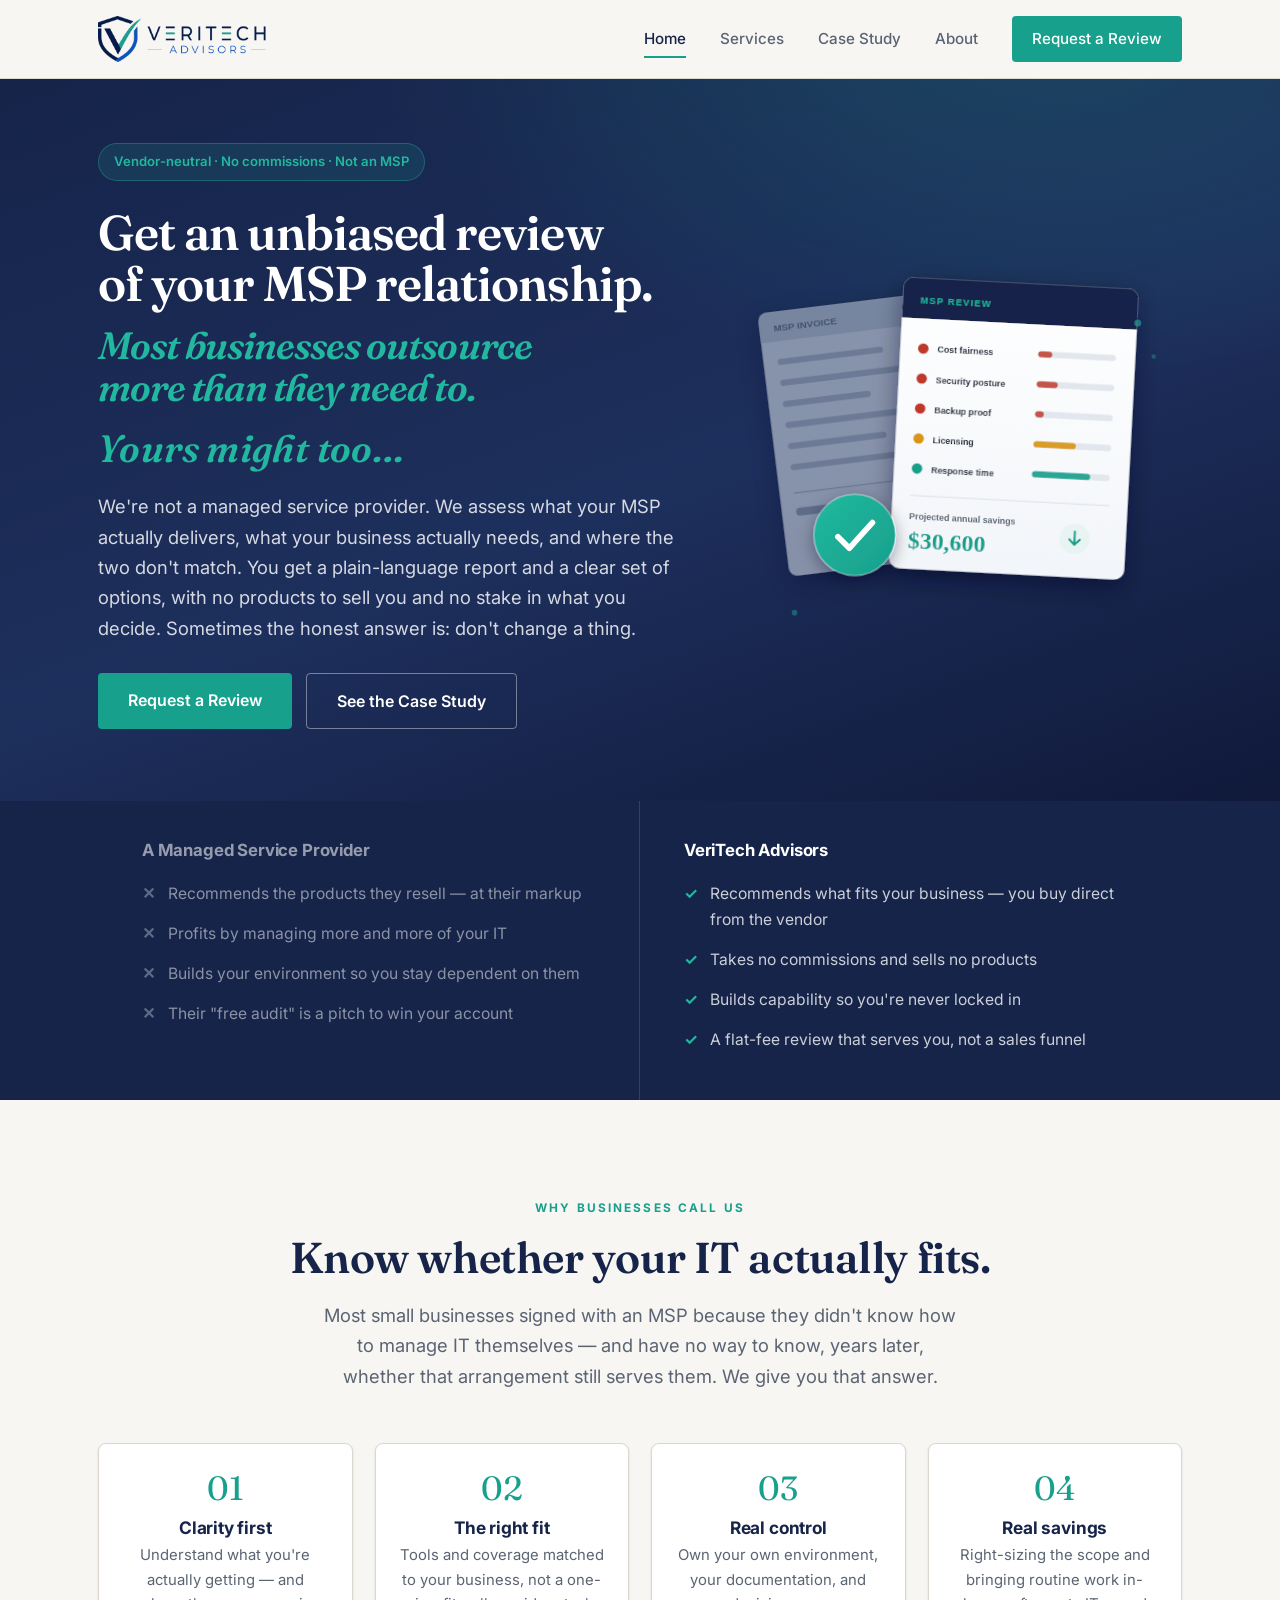
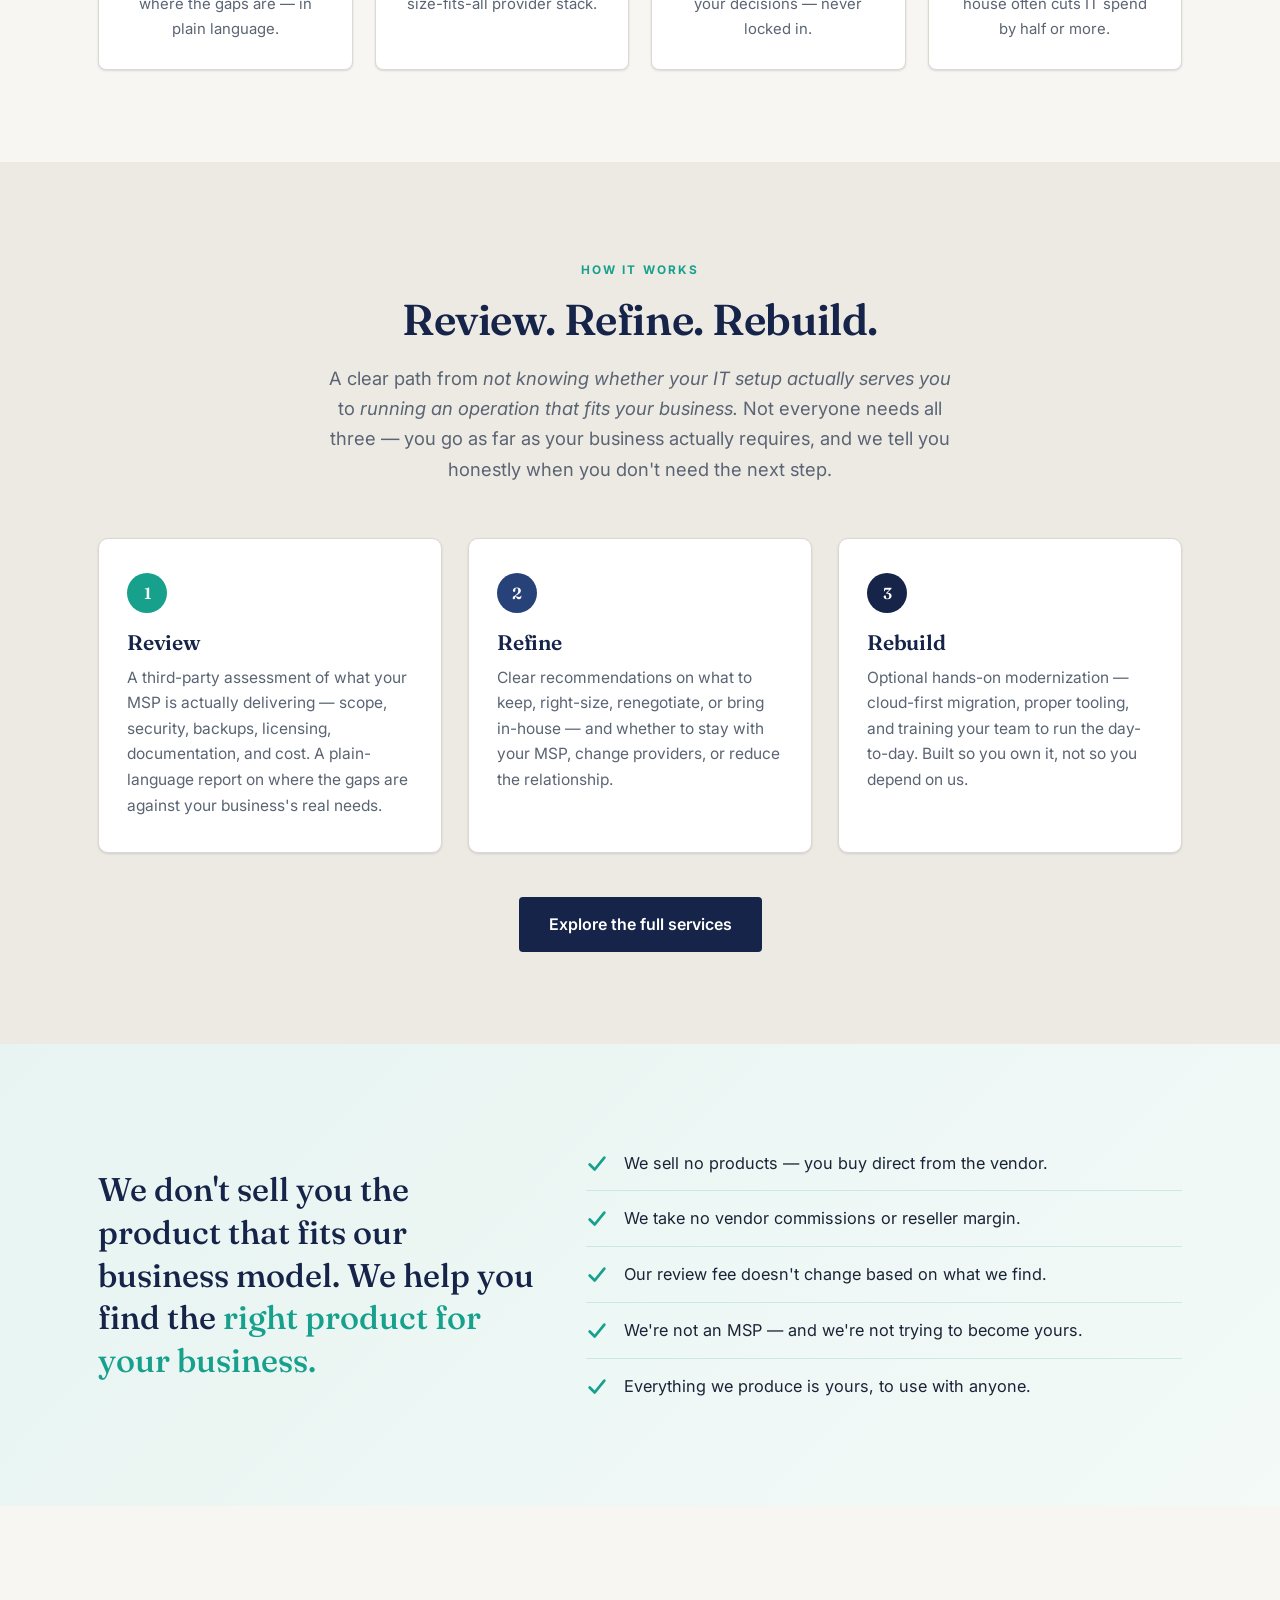
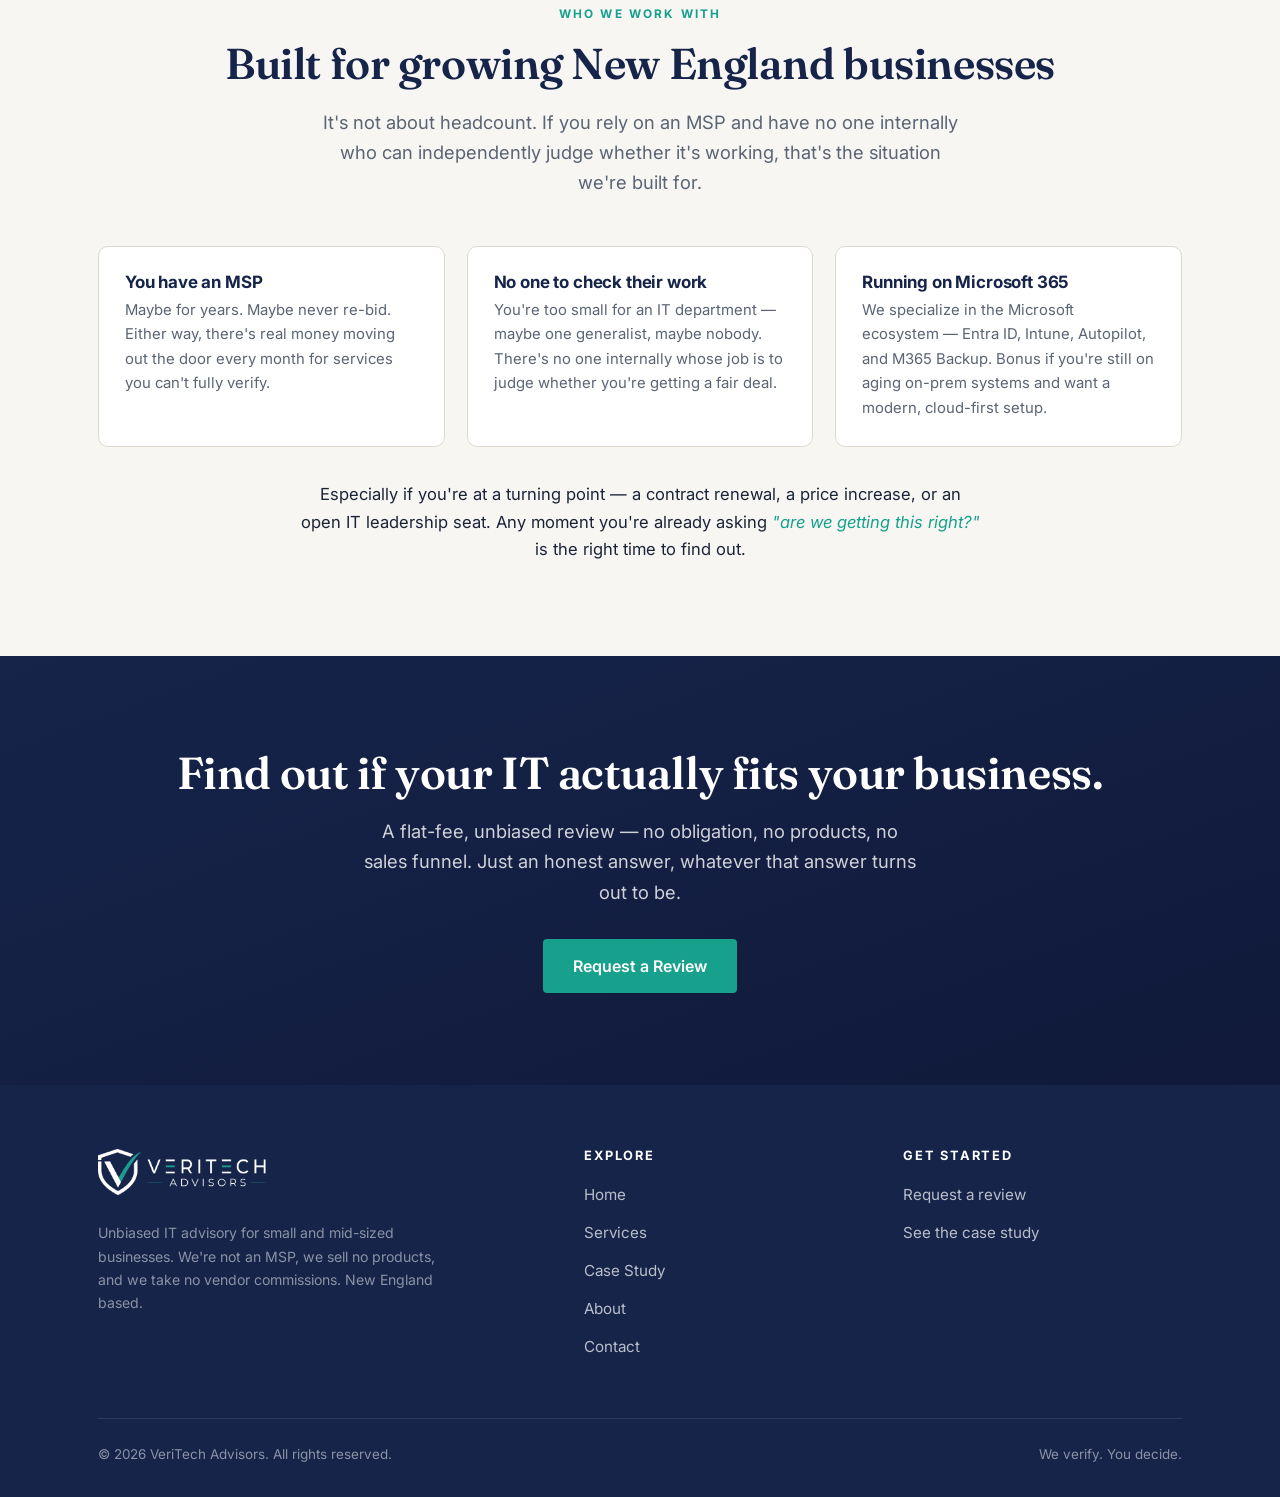
<file: index.html>
<!DOCTYPE html>
<html lang="en">
<head>
<meta charset="UTF-8">
<meta name="viewport" content="width=device-width, initial-scale=1.0">
<title>VeriTech Advisors — Unbiased IT Advisory</title>
<meta name="description" content="An unbiased, third-party review of your MSP relationship. We're not an MSP and we sell no products — just an honest answer on whether your IT actually fits your business. New England based.">
<link rel="preconnect" href="https://fonts.googleapis.com">
<link rel="preconnect" href="https://fonts.gstatic.com" crossorigin>
<link href="https://fonts.googleapis.com/css2?family=Fraunces:opsz,wght@9..144,400;9..144,500;9..144,600&family=Inter:wght@400;500;600;700&display=swap" rel="stylesheet">
<link rel="icon" type="image/png" href="assets/mark.png">
<link rel="stylesheet" href="styles.css">
<style>
.hero {
  background:
    radial-gradient(1100px 620px at 80% -10%, rgba(34,184,159,.20), transparent 60%),
    linear-gradient(160deg, var(--navy) 0%, var(--navy-800) 55%, #10193a 100%);
  color: var(--white); padding: 64px 0 72px; position: relative; overflow: hidden;
}
.hero-grid { display: grid; grid-template-columns: minmax(0, 1fr) 460px; gap: 40px; align-items: center; }
.hero-inner { max-width: none; }
.hero-visual { display: flex; justify-content: center; align-items: center; }
.hero-visual img { width: 100%; max-width: 500px; height: auto; }
.hero h1 {
  color: var(--white);
  font-size: clamp(2rem, 4vw, 3.05rem);
  line-height: 1.06;
  letter-spacing: -.02em;
  text-wrap: balance;
}
.hero h1 .accent {
  display: block;
  font-size: .78em;
  line-height: 1.12;
  margin-top: .38em;
}
.hero h1 .accent-kicker {
  display: block;
  font-size: .78em;
  font-style: italic;
  color: var(--teal-bright);
  letter-spacing: .01em;
  margin-top: .5em;
}
.hero h1 .accent { color: var(--teal-bright); font-style: italic; }
.hero-lead { font-size: 1.15rem; color: rgba(255,255,255,.82); margin: 22px 0 30px; max-width: 620px; }
.hero-cta { display: flex; gap: 14px; flex-wrap: wrap; }
.hero-badge {
  display: inline-flex; align-items: center; gap: 9px;
  background: rgba(34,184,159,.13); border: 1px solid rgba(34,184,159,.34);
  color: var(--teal-bright); padding: 7px 15px; border-radius: 100px;
  font-size: .82rem; font-weight: 600; margin-bottom: 26px;
}

.contrast-strip { background: var(--navy); color: var(--white); }
.contrast-strip .wrap { display: grid; grid-template-columns: 1fr 1fr; }
.contrast-col { padding: 40px 44px; }
.contrast-col:first-child { border-right: 1px solid rgba(255,255,255,.12); }
.contrast-col h3 { color: var(--white); font-size: 1.05rem; margin-bottom: 14px; font-family: var(--font-body); font-weight: 700; }
.contrast-col.them h3 { color: rgba(255,255,255,.55); }
.contrast-col ul { list-style: none; }
.contrast-col li { padding: 7px 0 7px 26px; position: relative; font-size: .98rem; color: rgba(255,255,255,.78); }
.contrast-col.them li { color: rgba(255,255,255,.5); }
.contrast-col.us li::before { content: '✓'; position: absolute; left: 0; color: var(--teal-bright); font-weight: 700; }
.contrast-col.them li::before { content: '✕'; position: absolute; left: 0; color: rgba(255,255,255,.32); font-weight: 700; }

.props { display: grid; grid-template-columns: repeat(4, 1fr); gap: 22px; margin-top: 52px; }
.prop { background: var(--white); border: 1px solid var(--line); border-radius: 8px; padding: 28px 24px; box-shadow: var(--shadow-sm); }
.prop .num { font-family: var(--font-display); font-size: 2.1rem; color: var(--teal); line-height: 1; }
.prop h3 { font-size: 1.08rem; margin: 12px 0 6px; font-family: var(--font-body); font-weight: 700; }
.prop p { font-size: .93rem; color: var(--muted); }

.process-grid { display: grid; grid-template-columns: repeat(3, 1fr); gap: 26px; margin-top: 54px; }
.step { padding: 34px 28px; background: var(--white); border-radius: 10px; border: 1px solid var(--line); box-shadow: var(--shadow-sm); text-align: left; }
.step-mark { font-family: var(--font-display); font-size: 1rem; font-weight: 600; color: var(--white); background: var(--teal); width: 40px; height: 40px; border-radius: 50%; display: flex; align-items: center; justify-content: center; margin-bottom: 18px; }
.step:nth-child(2) .step-mark { background: var(--navy-700); }
.step:nth-child(3) .step-mark { background: var(--navy); }
.step h3 { font-size: 1.32rem; margin-bottom: 10px; }
.step p { color: var(--muted); font-size: .97rem; }

.indep { background: linear-gradient(135deg, var(--teal-soft), #f3faf8); }
.indep-inner { display: grid; grid-template-columns: .85fr 1.15fr; gap: 48px; align-items: center; }
.indep blockquote { font-family: var(--font-display); font-size: clamp(1.5rem, 3vw, 2.05rem); color: var(--navy); line-height: 1.3; font-weight: 500; }
.indep blockquote .hl { color: var(--teal); }
.pledge { list-style: none; }
.pledge li { padding: 14px 0 14px 38px; position: relative; border-bottom: 1px solid rgba(23,160,140,.16); font-size: 1.02rem; }
.pledge li:last-child { border-bottom: 0; }
.pledge li::before {
  content: ''; position: absolute; left: 0; top: 17px;
  width: 22px; height: 22px;
  background-image: url("data:image/svg+xml;charset=utf-8,%3Csvg xmlns='http://www.w3.org/2000/svg' viewBox='0 0 24 24' fill='none' stroke='%2317a08c' stroke-width='3' stroke-linecap='round' stroke-linejoin='round'%3E%3Cpath d='M4 12.5 L9.5 18 L20 5'/%3E%3C/svg%3E");
  background-repeat: no-repeat; background-size: contain;
}

.fit { display: grid; grid-template-columns: repeat(3,1fr); gap: 22px; margin-top: 48px; text-align: left; }
.fit-card { padding: 26px; border-radius: 10px; border: 1px solid var(--line); background: var(--white); }
.fit-card h3 { font-size: 1.06rem; font-family: var(--font-body); font-weight: 700; margin-bottom: 6px; }
.fit-card p { font-size: .93rem; color: var(--muted); }
.fit-timing { max-width: 680px; margin: 34px auto 0; text-align: center; font-size: 1.04rem; color: var(--ink); }
.fit-timing em { color: var(--teal); font-style: italic; }

.cta-band { background: linear-gradient(160deg, var(--navy), #10193a); color: var(--white); text-align: center; }
.cta-band h2 { color: var(--white); font-size: clamp(1.9rem, 3.6vw, 2.8rem); }
.cta-band p { color: rgba(255,255,255,.8); font-size: 1.15rem; max-width: 560px; margin: 18px auto 32px; }

/* squeeze zone: shrink the visual so the headline keeps room */
@media (max-width: 1080px) and (min-width: 881px) {
  .hero-grid { grid-template-columns: minmax(0, 1fr) 340px; gap: 32px; }
  .hero-visual img { max-width: 340px; }
}

@media (max-width: 880px) {
  .hero-grid { grid-template-columns: 1fr; gap: 44px; }
  .hero-visual { order: -1; }
  .hero-visual img { max-width: 380px; }
  .contrast-strip .wrap { grid-template-columns: 1fr; }
  .contrast-col:first-child { border-right: 0; border-bottom: 1px solid rgba(255,255,255,.12); }
  .props { grid-template-columns: 1fr 1fr; }
  .process-grid, .fit { grid-template-columns: 1fr; }
  .indep-inner { grid-template-columns: 1fr; gap: 28px; }
}
@media (max-width: 480px) { .props { grid-template-columns: 1fr; } }
</style>
</head>
<body>

<header class="site-header">
  <div class="wrap nav">
    <a href="index.html" class="brand"><img src="assets/logo.png" alt="VeriTech Advisors"></a>
    <button class="nav-toggle" aria-label="Menu" onclick="document.getElementById('navlinks').classList.toggle('open')">
      <span></span><span></span><span></span>
    </button>
    <nav class="nav-links" id="navlinks">
      <a href="index.html" class="active">Home</a>
      <a href="services.html">Services</a>
      <a href="case-study.html">Case Study</a>
      <a href="about.html">About</a>
      <a href="contact.html" class="nav-cta">Request a Review</a>
    </nav>
  </div>
</header>

<section class="hero">
  <div class="wrap hero-grid">
    <div class="hero-inner">
      <span class="hero-badge">Vendor-neutral · No commissions · Not an MSP</span>
      <h1>Get an unbiased review of your MSP relationship.<br><span class="accent">Most businesses outsource more than they need to.</span><span class="accent-kicker">Yours might too&hellip;</span></h1>
      <p class="hero-lead">We're not a managed service provider. We assess what your MSP actually delivers, what your business actually needs, and where the two don't match. You get a plain-language report and a clear set of options, with no products to sell you and no stake in what you decide. Sometimes the honest answer is: don't change a thing.</p>
      <div class="hero-cta">
        <a href="contact.html" class="btn btn-primary">Request a Review</a>
        <a href="case-study.html" class="btn btn-ghost">See the Case Study</a>
      </div>
    </div>
    <div class="hero-visual">
      <img src="assets/hero.svg" alt="An MSP relationship being assessed against a scorecard of business needs">
    </div>
  </div>
</section>

<section class="contrast-strip">
  <div class="wrap">
    <div class="contrast-col them">
      <h3>A Managed Service Provider</h3>
      <ul>
        <li>Recommends the products they resell — at their markup</li>
        <li>Profits by managing more and more of your IT</li>
        <li>Builds your environment so you stay dependent on them</li>
        <li>Their "free audit" is a pitch to win your account</li>
      </ul>
    </div>
    <div class="contrast-col us">
      <h3>VeriTech Advisors</h3>
      <ul>
        <li>Recommends what fits your business — you buy direct from the vendor</li>
        <li>Takes no commissions and sells no products</li>
        <li>Builds capability so you're never locked in</li>
        <li>A flat-fee review that serves you, not a sales funnel</li>
      </ul>
    </div>
  </div>
</section>

<section class="section">
  <div class="wrap center">
    <span class="eyebrow">Why businesses call us</span>
    <h2 class="section-title">Know whether your IT actually fits.</h2>
    <p class="section-lead">Most small businesses signed with an MSP because they didn't know how to manage IT themselves — and have no way to know, years later, whether that arrangement still serves them. We give you that answer.</p>
    <div class="props">
      <div class="prop reveal"><div class="num">01</div><h3>Clarity first</h3><p>Understand what you're actually getting — and where the gaps are — in plain language.</p></div>
      <div class="prop reveal"><div class="num">02</div><h3>The right fit</h3><p>Tools and coverage matched to your business, not a one-size-fits-all provider stack.</p></div>
      <div class="prop reveal"><div class="num">03</div><h3>Real control</h3><p>Own your own environment, your documentation, and your decisions — never locked in.</p></div>
      <div class="prop reveal"><div class="num">04</div><h3>Real savings</h3><p>Right-sizing the scope and bringing routine work in-house often cuts IT spend by half or more.</p></div>
    </div>
  </div>
</section>

<section class="section" style="background:var(--sand-deep);">
  <div class="wrap center">
    <span class="eyebrow">How it works</span>
    <h2 class="section-title">Review. Refine. Rebuild.</h2>
    <p class="section-lead">A clear path from <em>not knowing whether your IT setup actually serves you</em> to <em>running an operation that fits your business.</em> Not everyone needs all three — you go as far as your business actually requires, and we tell you honestly when you don't need the next step.</p>
    <div class="process-grid">
      <div class="step reveal">
        <div class="step-mark">1</div>
        <h3>Review</h3>
        <p>A third-party assessment of what your MSP is actually delivering — scope, security, backups, licensing, documentation, and cost. A plain-language report on where the gaps are against your business's real needs.</p>
      </div>
      <div class="step reveal">
        <div class="step-mark">2</div>
        <h3>Refine</h3>
        <p>Clear recommendations on what to keep, right-size, renegotiate, or bring in-house — and whether to stay with your MSP, change providers, or reduce the relationship.</p>
      </div>
      <div class="step reveal">
        <div class="step-mark">3</div>
        <h3>Rebuild</h3>
        <p>Optional hands-on modernization — cloud-first migration, proper tooling, and training your team to run the day-to-day. Built so you own it, not so you depend on us.</p>
      </div>
    </div>
    <div style="margin-top:44px;"><a href="services.html" class="btn btn-navy">Explore the full services</a></div>
  </div>
</section>

<section class="section indep">
  <div class="wrap indep-inner">
    <blockquote>We don't sell you the product that fits our business model. We help you find the <span class="hl">right product for your business.</span></blockquote>
    <ul class="pledge">
      <li>We sell no products — you buy direct from the vendor.</li>
      <li>We take no vendor commissions or reseller margin.</li>
      <li>Our review fee doesn't change based on what we find.</li>
      <li>We're not an MSP — and we're not trying to become yours.</li>
      <li>Everything we produce is yours, to use with anyone.</li>
    </ul>
  </div>
</section>

<section class="section" id="who-we-work-with">
  <div class="wrap center">
    <span class="eyebrow">Who we work with</span>
    <h2 class="section-title">Built for growing New England businesses</h2>
    <p class="section-lead">It's not about headcount. If you rely on an MSP and have no one internally who can independently judge whether it's working, that's the situation we're built for.</p>
    <div class="fit">
      <div class="fit-card reveal">
        <h3>You have an MSP</h3>
        <p>Maybe for years. Maybe never re-bid. Either way, there's real money moving out the door every month for services you can't fully verify.</p>
      </div>
      <div class="fit-card reveal">
        <h3>No one to check their work</h3>
        <p>You're too small for an IT department — maybe one generalist, maybe nobody. There's no one internally whose job is to judge whether you're getting a fair deal.</p>
      </div>
      <div class="fit-card reveal">
        <h3>Running on Microsoft 365</h3>
        <p>We specialize in the Microsoft ecosystem — Entra ID, Intune, Autopilot, and M365 Backup. Bonus if you're still on aging on-prem systems and want a modern, cloud-first setup.</p>
      </div>
    </div>
    <p class="fit-timing reveal">Especially if you're at a turning point — a contract renewal, a price increase, or an open IT leadership seat. Any moment you're already asking <em>"are we getting this right?"</em> is the right time to find out.</p>
  </div>
</section>

<section class="section cta-band">
  <div class="wrap">
    <h2>Find out if your IT actually fits your business.</h2>
    <p>A flat-fee, unbiased review — no obligation, no products, no sales funnel. Just an honest answer, whatever that answer turns out to be.</p>
    <a href="contact.html" class="btn btn-primary">Request a Review</a>
  </div>
</section>

<footer class="site-footer">
  <div class="wrap">
    <div class="footer-grid">
      <div>
        <div class="footer-brand"><img src="assets/logo-light.png" alt="VeriTech Advisors"></div>
        <p class="footer-note">Unbiased IT advisory for small and mid-sized businesses. We're not an MSP, we sell no products, and we take no vendor commissions. New England based.</p>
      </div>
      <div>
        <h4>Explore</h4>
        <ul>
          <li><a href="index.html">Home</a></li>
          <li><a href="services.html">Services</a></li>
          <li><a href="case-study.html">Case Study</a></li>
          <li><a href="about.html">About</a></li>
          <li><a href="contact.html">Contact</a></li>
        </ul>
      </div>
      <div>
        <h4>Get started</h4>
        <ul>
          <li><a href="contact.html">Request a review</a></li>
          <li><a href="case-study.html">See the case study</a></li>
        </ul>
      </div>
    </div>
    <div class="footer-bottom">
      <span>© 2026 VeriTech Advisors. All rights reserved.</span>
      <span>We verify. You decide.</span>
    </div>
  </div>
</footer>

<script>
const io = new IntersectionObserver((es) => {
  es.forEach(e => { if (e.isIntersecting) { e.target.classList.add('in'); io.unobserve(e.target); } });
}, { threshold: .15 });
document.querySelectorAll('.reveal').forEach(el => io.observe(el));
</script>
</body>
</html>
</file>
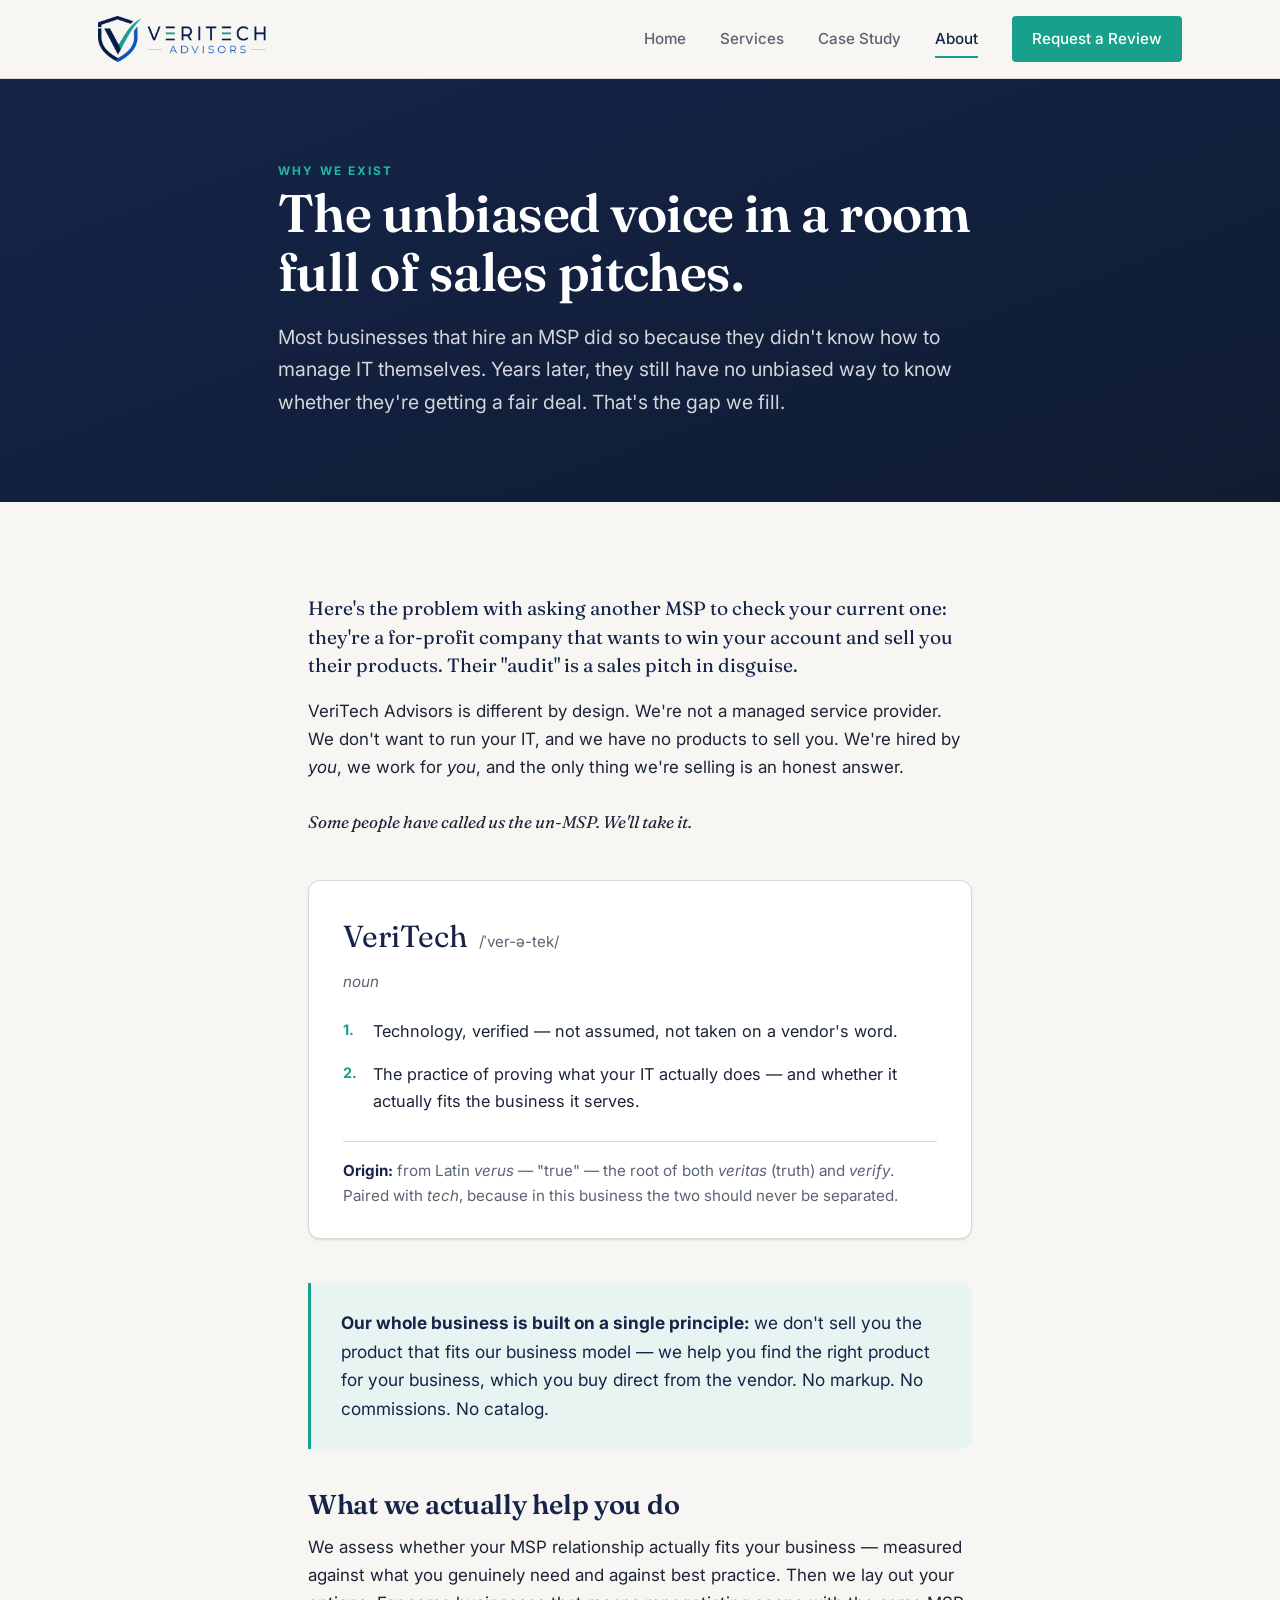
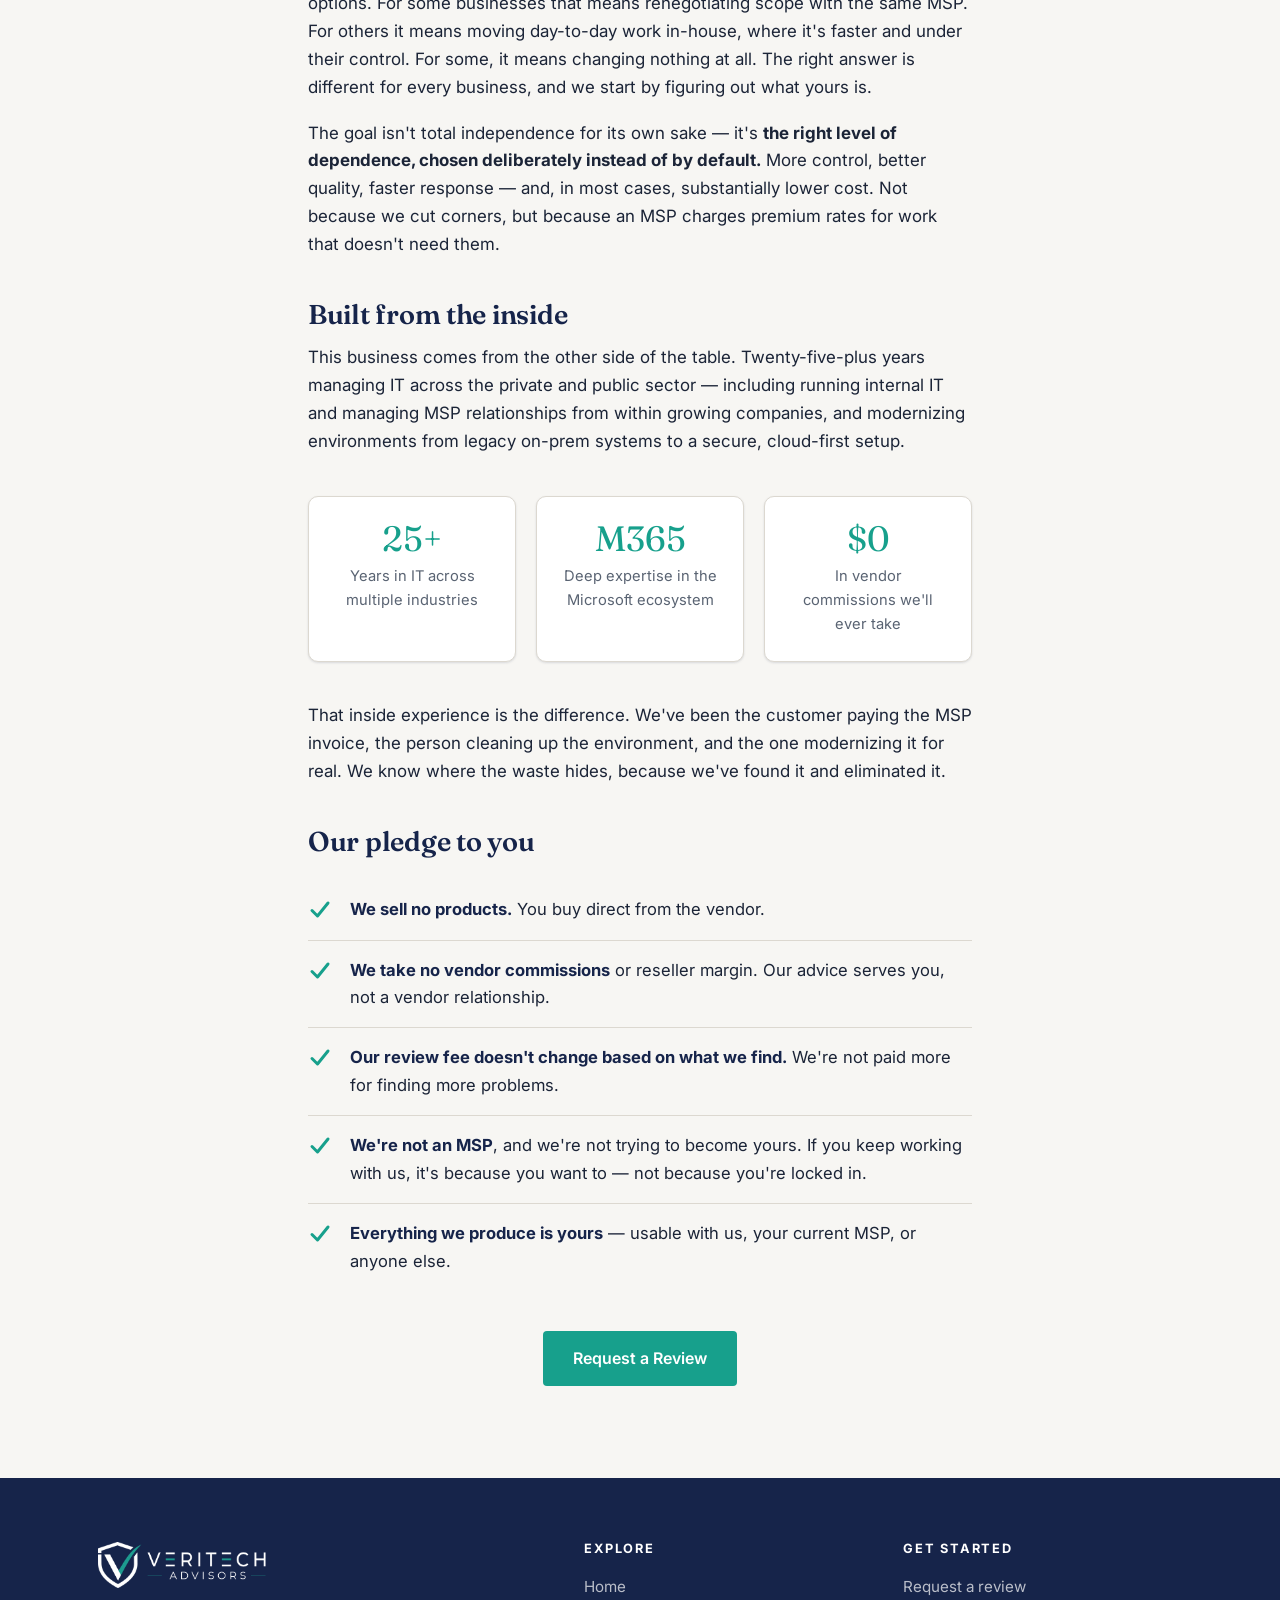
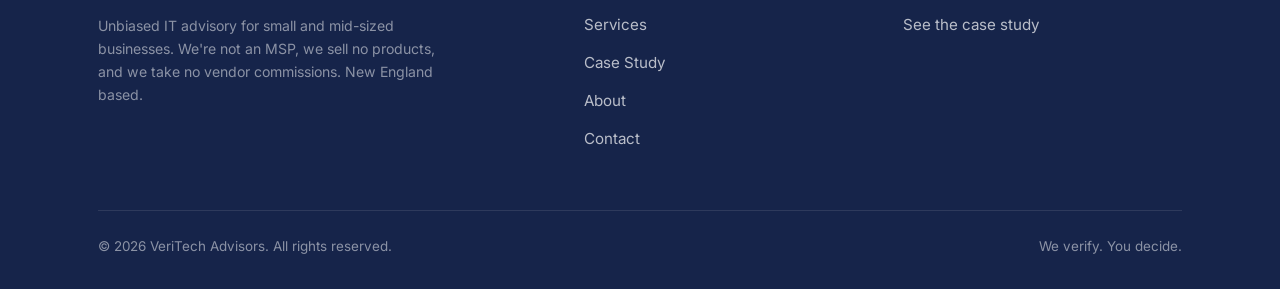
<file: about.html>
<!DOCTYPE html>
<html lang="en">
<head>
<meta charset="UTF-8">
<meta name="viewport" content="width=device-width, initial-scale=1.0">
<title>About — VeriTech Advisors</title>
<meta name="description" content="Why VeriTech Advisors exists: unbiased IT advice with no products to sell, built by someone who's managed IT and MSP relationships from the inside.">
<link rel="preconnect" href="https://fonts.googleapis.com">
<link rel="preconnect" href="https://fonts.gstatic.com" crossorigin>
<link href="https://fonts.googleapis.com/css2?family=Fraunces:opsz,wght@9..144,400;9..144,500;9..144,600&family=Inter:wght@400;500;600;700&display=swap" rel="stylesheet">
<link rel="icon" type="image/png" href="assets/mark.png">
<link rel="stylesheet" href="styles.css">
<style>
.page-hero { background: linear-gradient(160deg, var(--navy), #0f1c31); color: var(--white); padding: 76px 0 84px; }
.page-hero .wrap { max-width: 780px; }
.page-hero h1 { color: var(--white); font-size: clamp(2.2rem, 4.5vw, 3.3rem); }
.page-hero p { color: rgba(255,255,255,.82); font-size: 1.22rem; margin-top: 20px; }

.prose { max-width: 720px; margin: 0 auto; }
.prose h2 { font-size: 1.7rem; margin: 40px 0 14px; }
.prose h2:first-child { margin-top: 0; }
.prose p { font-size: 1.06rem; color: var(--ink); margin-bottom: 18px; }
.prose p.big { font-size: 1.2rem; color: var(--navy); font-family: var(--font-display); line-height: 1.5; }

.why { background: var(--teal-soft); border-left: 3px solid var(--teal); padding: 26px 30px; border-radius: 0 10px 10px 0; margin: 30px 0; }
.aside-line { font-family: var(--font-display); font-size: 1.35rem; color: var(--teal); font-style: italic; margin: 26px 0 !important; }

/* etymology / dictionary entry */
.etym {
  background: var(--white); border: 1px solid var(--line);
  border-radius: 12px; padding: 30px 34px; margin: 44px 0;
  box-shadow: var(--shadow-sm);
}
.etym .word {
  font-family: var(--font-display); font-size: 1.9rem; color: var(--navy);
  display: flex; align-items: baseline; gap: 12px; flex-wrap: wrap;
}
.etym .word .pron { font-family: var(--font-body); font-size: .95rem; color: var(--muted); font-weight: 400; }
.etym .pos { font-style: italic; color: var(--muted); font-size: .95rem; margin: 8px 0 16px; }
.etym .defs { list-style: none; }
.etym .defs li {
  padding: 8px 0 8px 30px; position: relative; font-size: 1.02rem; color: var(--ink);
}
.etym .defs li .n {
  position: absolute; left: 0; top: 8px; color: var(--teal);
  font-weight: 700; font-size: .9rem;
}
.etym .root {
  margin-top: 18px; padding-top: 16px; border-top: 1px solid var(--line);
  font-size: .95rem; color: var(--muted);
}
.etym .root strong { color: var(--navy); }
.why p { margin: 0; font-size: 1.08rem; color: var(--navy); }

.creds { display: grid; grid-template-columns: repeat(3,1fr); gap: 20px; margin: 40px 0; }
.cred { background: var(--white); border: 1px solid var(--line); border-radius: 10px; padding: 24px; text-align: center; box-shadow: var(--shadow-sm); }
.cred .n { font-family: var(--font-display); font-size: 2.2rem; color: var(--teal); line-height: 1; }
.cred p { font-size: .92rem; color: var(--muted); margin: 8px 0 0; }

.pledge2 { list-style: none; margin: 24px 0; }
.pledge2 li {
  padding: 16px 0 16px 42px; position: relative;
  border-bottom: 1px solid var(--line); font-size: 1.04rem;
}
.pledge2 li:last-child { border-bottom: 0; }
.pledge2 li::before {
  content: ''; position: absolute; left: 0; top: 18px;
  width: 24px; height: 24px;
  background-image: url("data:image/svg+xml;charset=utf-8,%3Csvg xmlns='http://www.w3.org/2000/svg' viewBox='0 0 24 24' fill='none' stroke='%2317a08c' stroke-width='3' stroke-linecap='round' stroke-linejoin='round'%3E%3Cpath d='M4 12.5 L9.5 18 L20 5'/%3E%3C/svg%3E");
  background-repeat: no-repeat; background-size: contain;
}
.pledge2 strong { color: var(--navy); }

@media (max-width: 720px) { .creds { grid-template-columns: 1fr; } }
</style>
</head>
<body>

<header class="site-header">
  <div class="wrap nav">
    <a href="index.html" class="brand"><img src="assets/logo.png" alt="VeriTech Advisors"></a>
    <button class="nav-toggle" aria-label="Menu" onclick="document.getElementById('navlinks').classList.toggle('open')">
      <span></span><span></span><span></span>
    </button>
    <nav class="nav-links" id="navlinks">
      <a href="index.html">Home</a>
      <a href="services.html">Services</a>
      <a href="case-study.html">Case Study</a>
      <a href="about.html" class="active">About</a>
      <a href="contact.html" class="nav-cta">Request a Review</a>
    </nav>
  </div>
</header>

<section class="page-hero">
  <div class="wrap">
    <span class="eyebrow" style="color:var(--teal-bright);">Why we exist</span>
    <h1>The unbiased voice in a room full of sales pitches.</h1>
    <p>Most businesses that hire an MSP did so because they didn't know how to manage IT themselves. Years later, they still have no unbiased way to know whether they're getting a fair deal. That's the gap we fill.</p>
  </div>
</section>

<section class="section">
  <div class="wrap prose">
    <p class="big">Here's the problem with asking another MSP to check your current one: they're a for-profit company that wants to win your account and sell you their products. Their "audit" is a sales pitch in disguise.</p>

    <p>VeriTech Advisors is different by design. We're not a managed service provider. We don't want to run your IT, and we have no products to sell you. We're hired by <em>you</em>, we work for <em>you</em>, and the only thing we're selling is an honest answer.</p>

    <p class="aside-line">Some people have called us the un-MSP. We'll take it.</p>

    <div class="etym">
      <div class="word">VeriTech <span class="pron">/ˈver-ə-tek/</span></div>
      <div class="pos">noun</div>
      <ul class="defs">
        <li><span class="n">1.</span> Technology, verified — not assumed, not taken on a vendor's word.</li>
        <li><span class="n">2.</span> The practice of proving what your IT actually does — and whether it actually fits the business it serves.</li>
      </ul>
      <div class="root">
        <strong>Origin:</strong> from Latin <em>verus</em> — "true" — the root of both <em>veritas</em> (truth) and <em>verify</em>. Paired with <em>tech</em>, because in this business the two should never be separated.
      </div>
    </div>

    <div class="why">
      <p><strong>Our whole business is built on a single principle:</strong> we don't sell you the product that fits our business model — we help you find the right product for your business, which you buy direct from the vendor. No markup. No commissions. No catalog.</p>
    </div>

    <h2>What we actually help you do</h2>
    <p>We assess whether your MSP relationship actually fits your business — measured against what you genuinely need and against best practice. Then we lay out your options. For some businesses that means renegotiating scope with the same MSP. For others it means moving day-to-day work in-house, where it's faster and under their control. For some, it means changing nothing at all. The right answer is different for every business, and we start by figuring out what yours is.</p>

    <p>The goal isn't total independence for its own sake — it's <strong>the right level of dependence, chosen deliberately instead of by default.</strong> More control, better quality, faster response — and, in most cases, substantially lower cost. Not because we cut corners, but because an MSP charges premium rates for work that doesn't need them.</p>

    <h2>Built from the inside</h2>
    <p>This business comes from the other side of the table. Twenty-five-plus years managing IT across the private and public sector — including running internal IT and managing MSP relationships from within growing companies, and modernizing environments from legacy on-prem systems to a secure, cloud-first setup.</p>

    <div class="creds">
      <div class="cred"><div class="n">25+</div><p>Years in IT across multiple industries</p></div>
      <div class="cred"><div class="n">M365</div><p>Deep expertise in the Microsoft ecosystem</p></div>
      <div class="cred"><div class="n">$0</div><p>In vendor commissions we'll ever take</p></div>
    </div>

    <p>That inside experience is the difference. We've been the customer paying the MSP invoice, the person cleaning up the environment, and the one modernizing it for real. We know where the waste hides, because we've found it and eliminated it.</p>

    <h2>Our pledge to you</h2>
    <ul class="pledge2">
      <li><strong>We sell no products.</strong> You buy direct from the vendor.</li>
      <li><strong>We take no vendor commissions</strong> or reseller margin. Our advice serves you, not a vendor relationship.</li>
      <li><strong>Our review fee doesn't change based on what we find.</strong> We're not paid more for finding more problems.</li>
      <li><strong>We're not an MSP</strong>, and we're not trying to become yours. If you keep working with us, it's because you want to — not because you're locked in.</li>
      <li><strong>Everything we produce is yours</strong> — usable with us, your current MSP, or anyone else.</li>
    </ul>

    <div style="text-align:center; margin-top:40px;">
      <a href="contact.html" class="btn btn-primary">Request a Review</a>
    </div>
  </div>
</section>

<footer class="site-footer">
  <div class="wrap">
    <div class="footer-grid">
      <div>
        <div class="footer-brand"><img src="assets/logo-light.png" alt="VeriTech Advisors"></div>
        <p class="footer-note">Unbiased IT advisory for small and mid-sized businesses. We're not an MSP, we sell no products, and we take no vendor commissions. New England based.</p>
      </div>
      <div>
        <h4>Explore</h4>
        <ul>
          <li><a href="index.html">Home</a></li>
          <li><a href="services.html">Services</a></li>
          <li><a href="case-study.html">Case Study</a></li>
          <li><a href="about.html">About</a></li>
          <li><a href="contact.html">Contact</a></li>
        </ul>
      </div>
      <div>
        <h4>Get started</h4>
        <ul>
          <li><a href="contact.html">Request a review</a></li>
          <li><a href="case-study.html">See the case study</a></li>
        </ul>
      </div>
    </div>
    <div class="footer-bottom">
      <span>© 2026 VeriTech Advisors. All rights reserved.</span>
      <span>We verify. You decide.</span>
    </div>
  </div>
</footer>

</body>
</html>
</file>
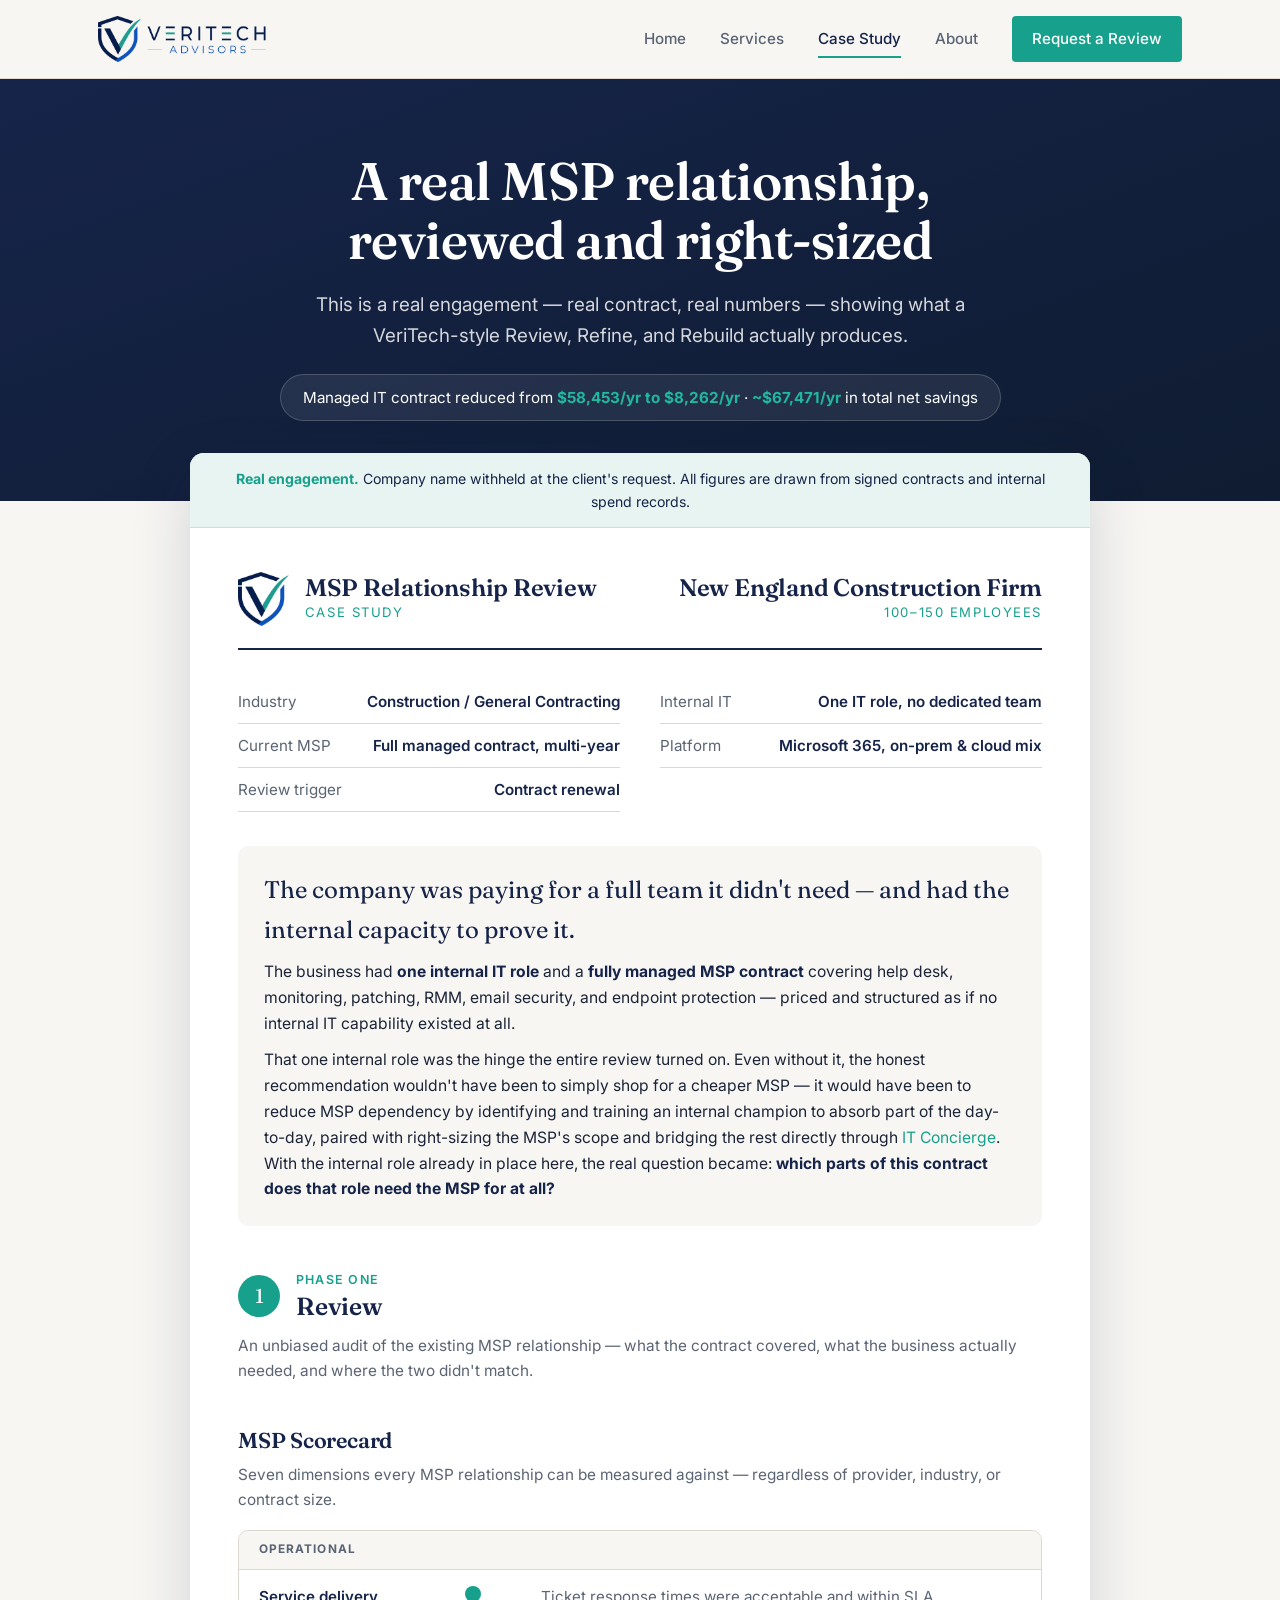
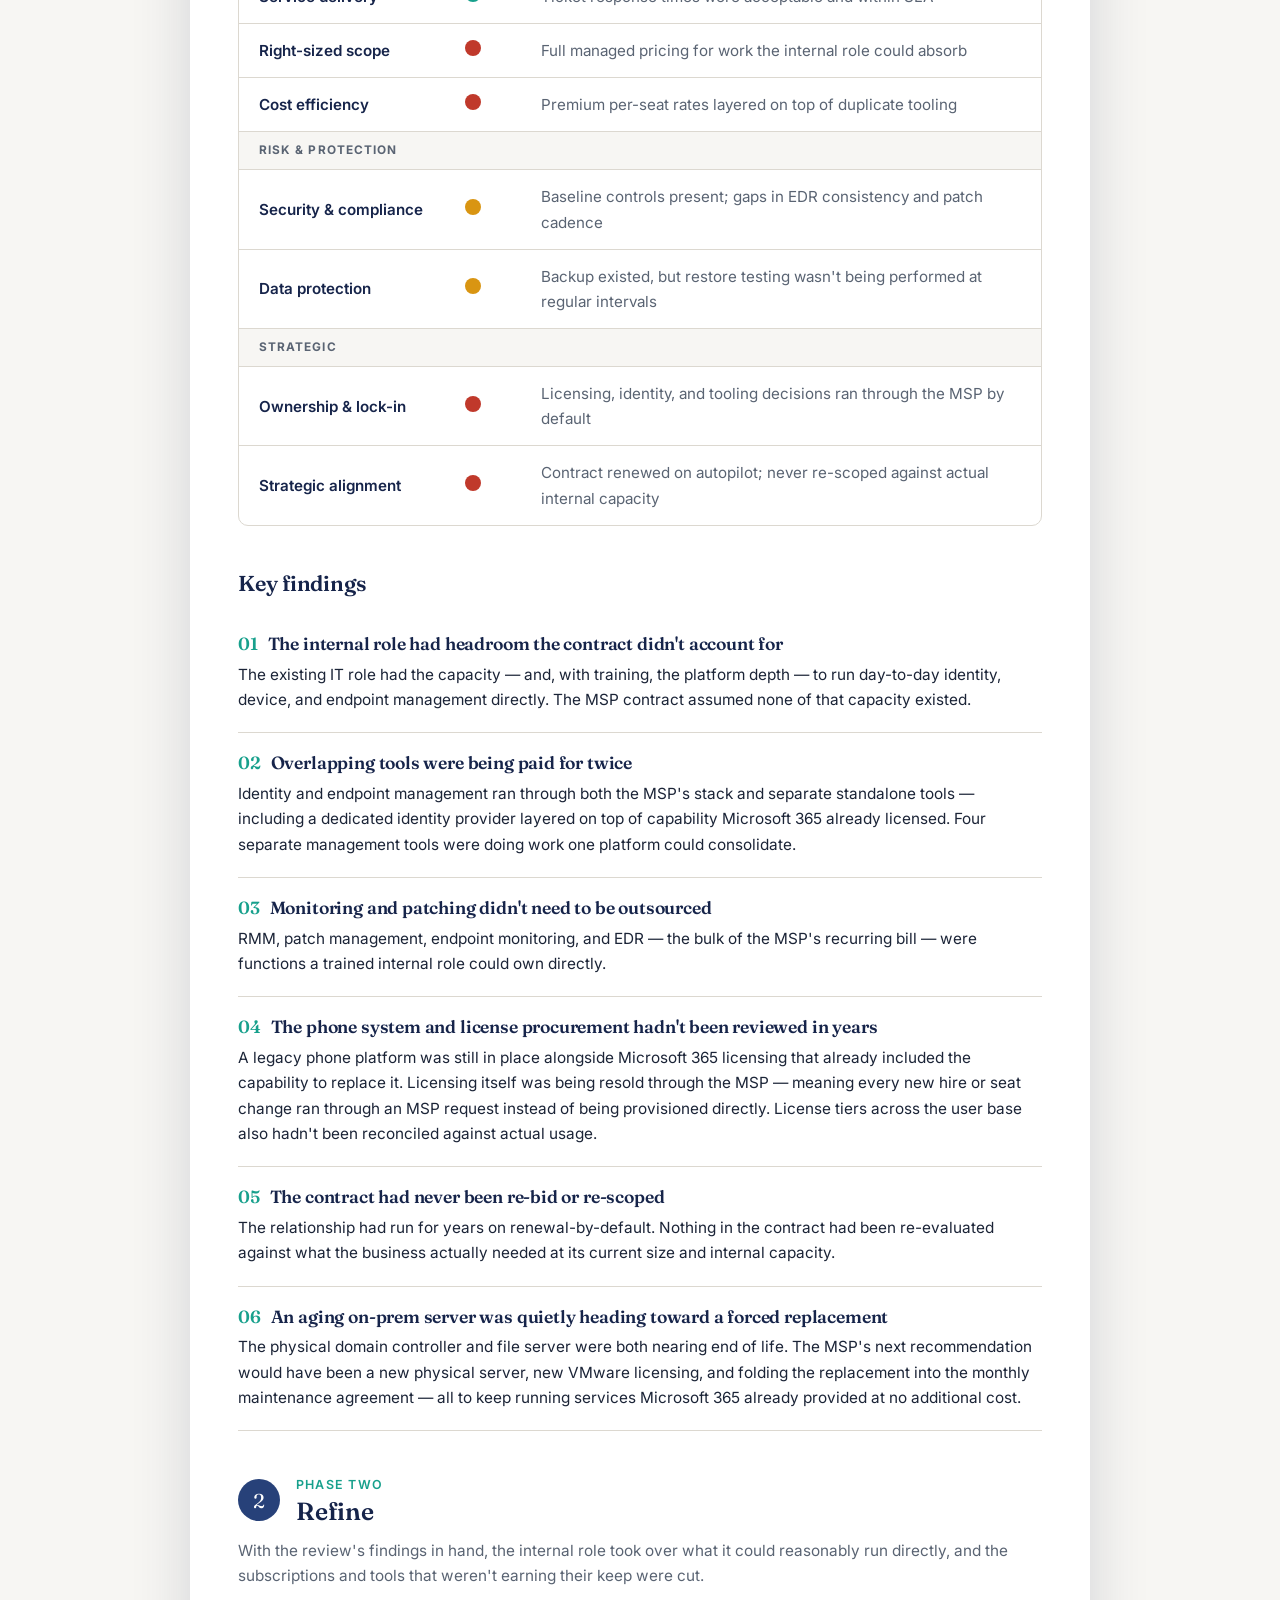
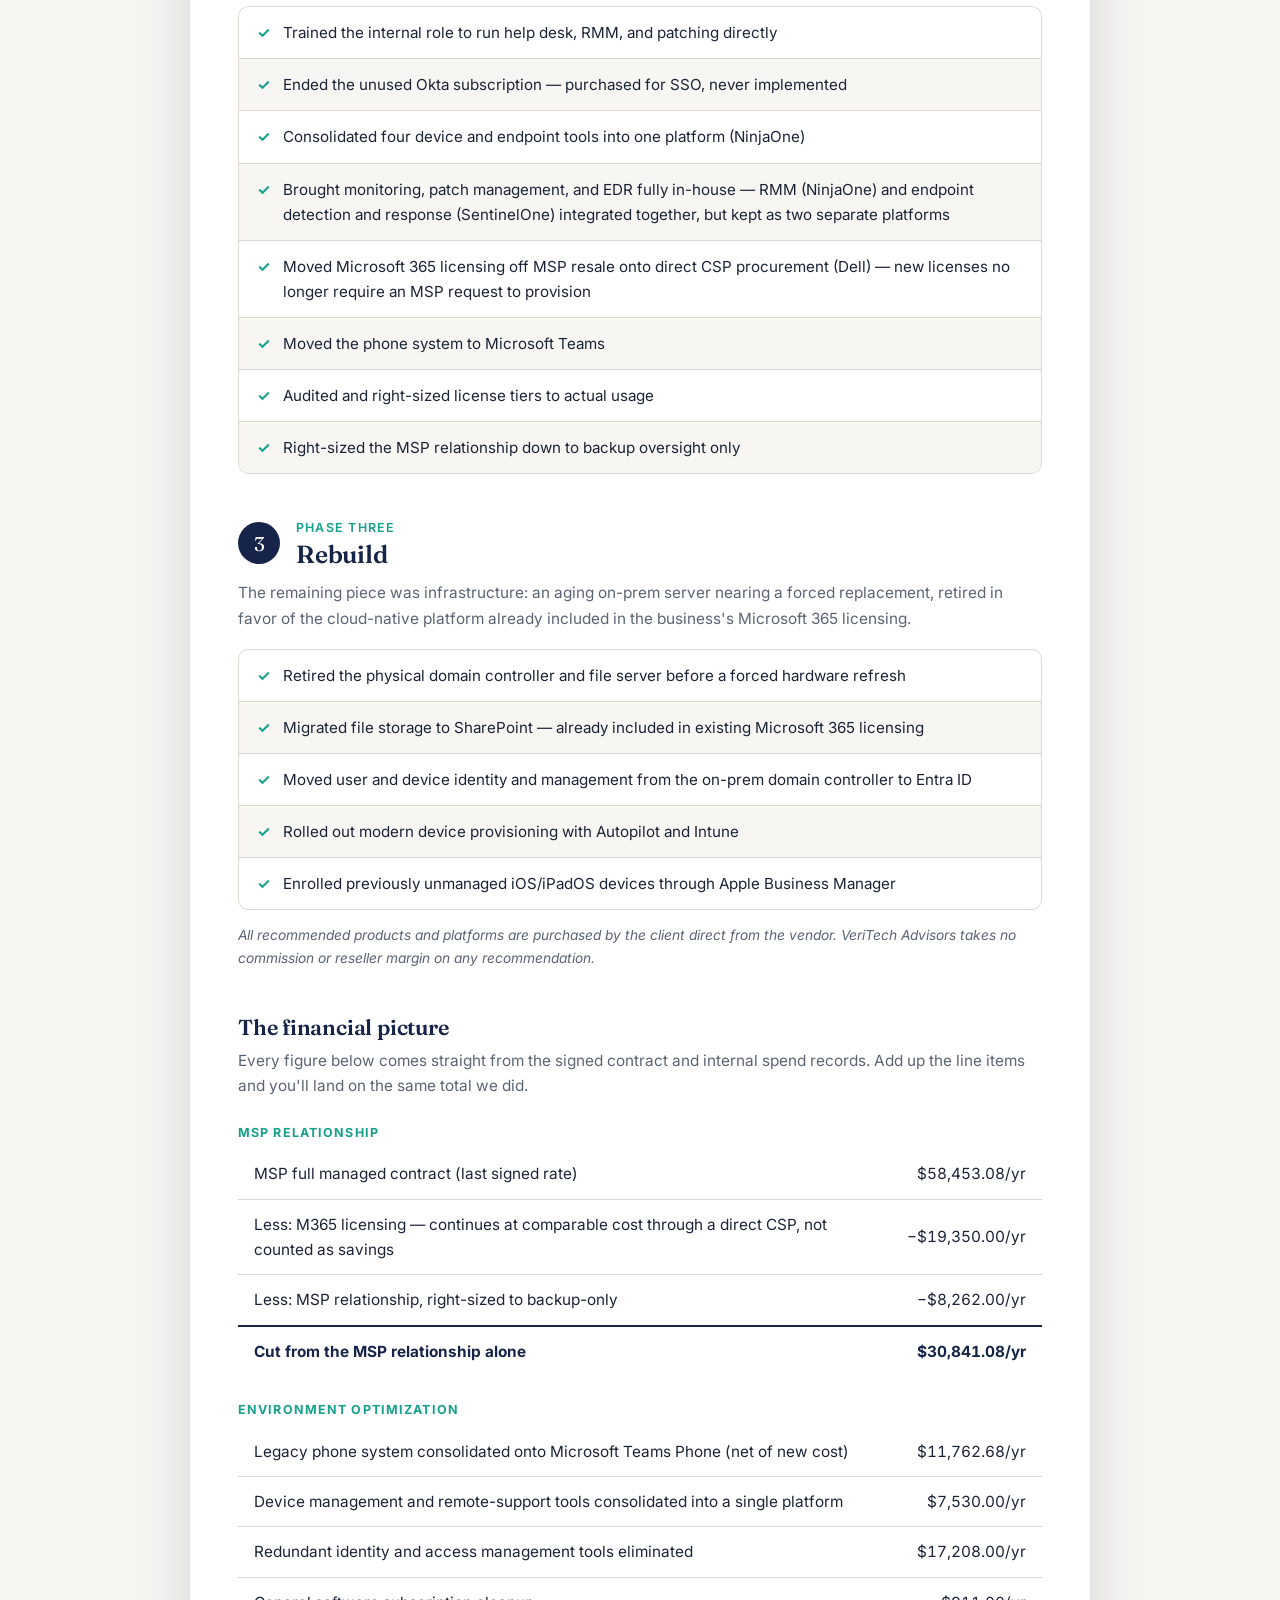
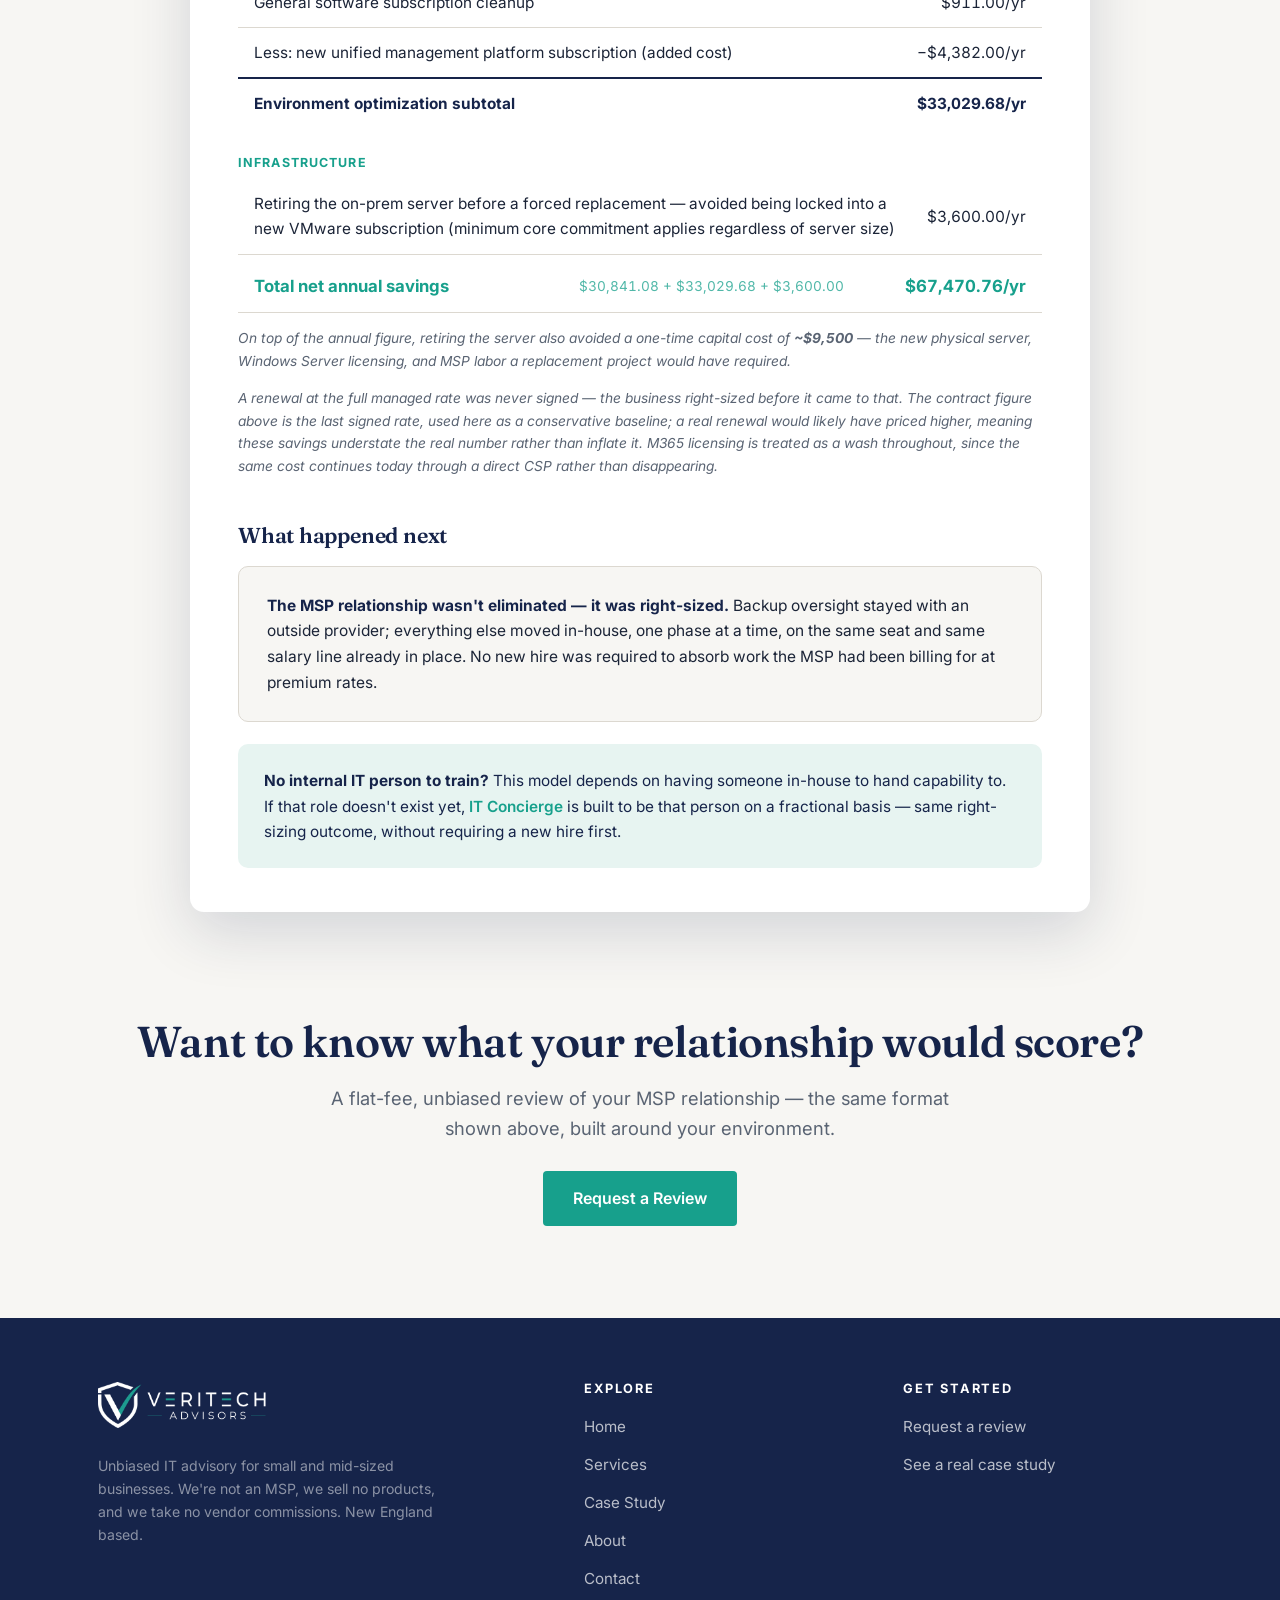
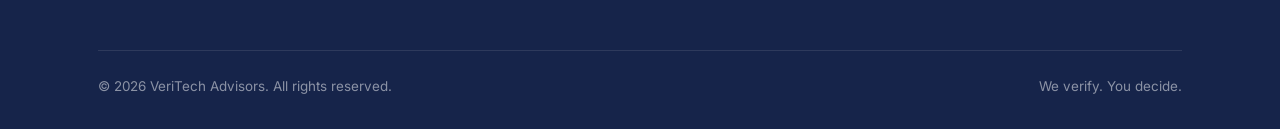
<file: case-study.html>
<!DOCTYPE html>
<html lang="en">
<head>
<meta charset="UTF-8">
<meta name="viewport" content="width=device-width, initial-scale=1.0">
<title>Case Study — VeriTech Advisors</title>
<meta name="description" content="A real example: how a New England construction firm cut its managed IT contract from $58,000 a year to backup-only, and brought the day-to-day in-house.">
<link rel="preconnect" href="https://fonts.googleapis.com">
<link rel="preconnect" href="https://fonts.gstatic.com" crossorigin>
<link href="https://fonts.googleapis.com/css2?family=Fraunces:opsz,wght@9..144,400;9..144,500;9..144,600&family=Inter:wght@400;500;600;700&display=swap" rel="stylesheet">
<link rel="icon" type="image/png" href="assets/mark.png">
<link rel="stylesheet" href="styles.css">
<style>
.page-hero { background: linear-gradient(160deg, var(--navy), #0f1c31); color: var(--white); padding: 72px 0 80px; text-align: center; }
.page-hero h1 { color: var(--white); font-size: clamp(2.2rem, 4.5vw, 3.3rem); text-wrap: balance; }
.page-hero p { color: rgba(255,255,255,.82); font-size: 1.18rem; max-width: 660px; margin: 20px auto 0; }
.page-hero .result-line { display: inline-block; margin-top: 22px; background: rgba(255,255,255,.08); border: 1px solid rgba(255,255,255,.18); border-radius: 999px; padding: 10px 22px; font-size: .95rem; color: var(--white); }
.page-hero .result-line strong { color: var(--teal-bright); }

.report {
  max-width: 900px; margin: -48px auto 0; background: var(--white);
  border-radius: 14px; box-shadow: var(--shadow-lg);
  overflow: hidden; position: relative; z-index: 5;
}
.report-banner {
  background: var(--teal-soft); border-bottom: 1px solid var(--line);
  padding: 14px 40px; font-size: .88rem; color: var(--navy); text-align: center;
}
.report-banner strong { color: var(--teal); }
.report-inner { padding: 44px 48px; }

.report-head { display: flex; align-items: center; gap: 16px; border-bottom: 2px solid var(--navy); padding-bottom: 22px; margin-bottom: 30px; }
.report-head img { height: 54px; }
.report-head .report-title { margin-left: auto; text-align: right; }
.report-head h2 { font-size: 1.5rem; margin: 0; }
.report-head .sub { font-size: .82rem; letter-spacing: .12em; text-transform: uppercase; color: var(--teal); }

.snapshot { display: grid; grid-template-columns: 1fr 1fr; gap: 0 40px; margin-bottom: 34px; }
.snapshot .row { display: flex; justify-content: space-between; padding: 9px 0; border-bottom: 1px solid var(--line); font-size: .95rem; }
.snapshot .row span:first-child { color: var(--muted); }
.snapshot .row span:last-child { font-weight: 600; color: var(--navy); text-align: right; }

.assess { background: var(--sand); border-radius: 10px; padding: 24px 26px; margin-bottom: 34px; }
.assess .spend { font-family: var(--font-display); font-size: 1.5rem; color: var(--navy); margin-bottom: 10px; }
.assess p { font-size: .98rem; margin-bottom: 10px; }
.assess p:last-child { margin-bottom: 0; }
.assess strong { color: var(--navy); }

h3.block { font-size: 1.35rem; margin: 38px 0 18px; padding-top: 8px; }
p.block-lead { font-size: .96rem; color: var(--muted); margin: -10px 0 18px; }

/* scorecard */
.scorecard { border: 1px solid var(--line); border-radius: 10px; overflow: hidden; }
.sc-group-label { padding: 9px 20px; font-size: .74rem; letter-spacing: .09em; text-transform: uppercase; color: var(--muted); background: var(--sand); border-bottom: 1px solid var(--line); font-weight: 700; }
.sc-row { display: grid; grid-template-columns: 190px 60px 1fr; align-items: center; gap: 16px; padding: 14px 20px; border-bottom: 1px solid var(--line); font-size: .95rem; }
.sc-row:last-child { border-bottom: 0; }
.sc-row .cat { font-weight: 600; color: var(--navy); }
.sc-row .sum { color: var(--muted); }
.dot { width: 16px; height: 16px; border-radius: 50%; display: inline-block; }
.dot.red { background: var(--danger); }
.dot.yellow { background: var(--warn); }
.dot.green { background: var(--good); }

/* phase headers (Review / Refine / Rebuild) */
.phase-head { display: flex; align-items: center; gap: 16px; margin: 44px 0 4px; }
.phase-head:first-of-type { margin-top: 8px; }
.phase-num { width: 42px; height: 42px; border-radius: 50%; display: flex; align-items: center; justify-content: center; color: #fff; font-family: var(--font-display); font-size: 1.25rem; flex-shrink: 0; }
.phase-num.p1 { background: var(--teal); }
.phase-num.p2 { background: var(--navy-700); }
.phase-num.p3 { background: var(--navy); }
.phase-kicker { display: block; font-size: .78rem; letter-spacing: .1em; text-transform: uppercase; color: var(--teal); font-weight: 600; margin-bottom: 2px; }
.phase-title { font-size: 1.55rem; margin: 0; }
.phase-lead { font-size: .96rem; color: var(--muted); margin: 12px 0 18px; }

.phase-list { list-style: none; border: 1px solid var(--line); border-radius: 10px; overflow: hidden; }
.phase-list li { padding: 13px 20px 13px 44px; position: relative; font-size: .95rem; border-bottom: 1px solid var(--line); }
.phase-list li:last-child { border-bottom: 0; }
.phase-list li:nth-child(even) { background: var(--sand); }
.phase-list li::before { content: '✓'; position: absolute; left: 18px; color: var(--teal); font-weight: 700; }

/* findings */
.finding { padding: 20px 0; border-bottom: 1px solid var(--line); }
.finding:last-child { border-bottom: 0; }
.finding h4 { font-size: 1.1rem; color: var(--navy); margin-bottom: 8px; display: flex; gap: 10px; align-items: baseline; }
.finding h4 .n { color: var(--teal); font-family: var(--font-display); }
.finding p { font-size: .96rem; color: var(--ink); margin: 0; }

/* recommendations table */
.rec-note { font-size: .86rem; color: var(--muted); font-style: italic; margin-top: 14px; }

/* financials */
.fin-group-label { font-size: .78rem; letter-spacing: .09em; text-transform: uppercase; color: var(--teal); font-weight: 700; margin: 24px 0 6px; }
.fin-group-label:first-of-type { margin-top: 10px; }
.fin-table { width: 100%; border-collapse: collapse; font-size: .96rem; margin-top: 6px; }
.fin-table td { padding: 12px 16px; border-bottom: 1px solid var(--line); }
.fin-table td:last-child, .fin-table td:nth-child(2) { text-align: right; font-variant-numeric: tabular-nums; white-space: nowrap; }
.fin-table tr.save td:nth-child(2) { white-space: normal; font-size: .85rem; font-weight: 400; opacity: .75; }
.fin-table .total td { font-weight: 700; color: var(--navy); border-top: 2px solid var(--navy); border-bottom: 0; }
.fin-table .save td { color: var(--good); font-weight: 700; font-size: 1.05rem; }
.fin-table .sub td { color: var(--muted); font-size: .88rem; padding-top: 0; padding-bottom: 14px; border-bottom: 0; }

/* what happened next */
.next-box { border: 1px solid var(--line); border-radius: 10px; padding: 26px 28px; background: var(--sand); }
.next-box p { font-size: .97rem; margin-bottom: 12px; }
.next-box p:last-child { margin-bottom: 0; }
.next-box strong { color: var(--navy); }

/* concierge bridge */
.concierge-bridge { background: var(--teal-soft); border-radius: 10px; padding: 24px 26px; margin-top: 22px; }
.concierge-bridge p { font-size: .96rem; color: var(--navy); margin-bottom: 10px; }
.concierge-bridge p:last-child { margin-bottom: 0; }
.concierge-bridge a { font-weight: 600; }

@media (max-width: 720px) {
  .report-head { flex-direction: column; align-items: flex-start; gap: 14px; }
  .report-head .report-title { margin-left: 0; text-align: left; }
  .report-inner { padding: 30px 22px; }
  .snapshot { grid-template-columns: 1fr; gap: 0; }
  .sc-row { grid-template-columns: 1fr 30px; grid-template-areas: 'cat dot' 'sum sum'; gap: 6px 10px; }
  .sc-row .cat { grid-area: cat; } .sc-row .dot-wrap { grid-area: dot; } .sc-row .sum { grid-area: sum; }

  .fin-table tr { display: block; padding: 10px 0; border-bottom: 1px solid var(--line); }
  .fin-table td { display: inline; padding: 0 !important; border: 0 !important; text-align: left !important; }
  .fin-table td:first-child { display: block; margin-bottom: 5px; }
  .fin-table td:nth-child(2):not(:last-child):not(:empty)::after { content: '·'; font-weight: 400; color: var(--muted); margin: 0 8px; }
  .fin-table tr.save td:nth-child(2) { display: block; margin-bottom: 4px; }
  .fin-table tr.save td:nth-child(2)::after { content: none; }
}
</style>
</head>
<body>

<header class="site-header">
  <div class="wrap nav">
    <a href="index.html" class="brand"><img src="assets/logo.png" alt="VeriTech Advisors"></a>
    <button class="nav-toggle" aria-label="Menu" onclick="document.getElementById('navlinks').classList.toggle('open')">
      <span></span><span></span><span></span>
    </button>
    <nav class="nav-links" id="navlinks">
      <a href="index.html">Home</a>
      <a href="services.html">Services</a>
      <a href="case-study.html" class="active">Case Study</a>
      <a href="about.html">About</a>
      <a href="contact.html" class="nav-cta">Request a Review</a>
    </nav>
  </div>
</header>

<section class="page-hero">
  <div class="wrap">
    <h1>A real MSP relationship,<br>reviewed and right&#8209;sized</h1>
    <p>This is a real engagement — real contract, real numbers — showing what a VeriTech-style Review, Refine, and Rebuild actually produces.</p>
    <div class="result-line">Managed IT contract reduced from <strong>$58,453/yr to $8,262/yr</strong> · <strong>~$67,471/yr</strong> in total net savings</div>
  </div>
</section>

<div class="report">
  <div class="report-banner">
    <strong>Real engagement.</strong> Company name withheld at the client's request. All figures are drawn from signed contracts and internal spend records.
  </div>
  <div class="report-inner">

    <!-- HEAD -->
    <div class="report-head">
      <img src="assets/mark.png" alt="">
      <div>
        <h2>MSP Relationship Review</h2>
        <div class="sub">Case Study</div>
      </div>
      <div class="report-title">
        <h2>New England Construction Firm</h2>
        <div class="sub">100–150 employees</div>
      </div>
    </div>

    <!-- SNAPSHOT -->
    <div class="snapshot">
      <div class="row"><span>Industry</span><span>Construction / General Contracting</span></div>
      <div class="row"><span>Internal IT</span><span>One IT role, no dedicated team</span></div>
      <div class="row"><span>Current MSP</span><span>Full managed contract, multi-year</span></div>
      <div class="row"><span>Platform</span><span>Microsoft 365, on-prem &amp; cloud mix</span></div>
      <div class="row"><span>Review trigger</span><span>Contract renewal</span></div>
    </div>

    <!-- THE SITUATION -->
    <div class="assess">
      <div class="spend">The company was paying for a full team it didn't need — and had the internal capacity to prove it.</div>
      <p>The business had <strong>one internal IT role</strong> and a <strong>fully managed MSP contract</strong> covering help desk, monitoring, patching, RMM, email security, and endpoint protection — priced and structured as if no internal IT capability existed at all.</p>
      <p>That one internal role was the hinge the entire review turned on. Even without it, the honest recommendation wouldn't have been to simply shop for a cheaper MSP — it would have been to reduce MSP dependency by identifying and training an internal champion to absorb part of the day-to-day, paired with right-sizing the MSP's scope and bridging the rest directly through <a href="services.html#concierge">IT Concierge</a>. With the internal role already in place here, the real question became: <strong>which parts of this contract does that role need the MSP for at all?</strong></p>
    </div>

    <!-- REVIEW PHASE -->
    <div class="phase-head">
      <span class="phase-num p1">1</span>
      <div>
        <span class="phase-kicker">Phase one</span>
        <h2 class="phase-title">Review</h2>
      </div>
    </div>
    <p class="phase-lead">An unbiased audit of the existing MSP relationship — what the contract covered, what the business actually needed, and where the two didn't match.</p>

    <!-- SCORECARD -->
    <h3 class="block">MSP Scorecard</h3>
    <p class="block-lead">Seven dimensions every MSP relationship can be measured against — regardless of provider, industry, or contract size.</p>
    <div class="scorecard">
      <div class="sc-group-label">Operational</div>
      <div class="sc-row"><span class="cat">Service delivery</span><span class="dot-wrap"><span class="dot green"></span></span><span class="sum">Ticket response times were acceptable and within SLA</span></div>
      <div class="sc-row"><span class="cat">Right-sized scope</span><span class="dot-wrap"><span class="dot red"></span></span><span class="sum">Full managed pricing for work the internal role could absorb</span></div>
      <div class="sc-row"><span class="cat">Cost efficiency</span><span class="dot-wrap"><span class="dot red"></span></span><span class="sum">Premium per-seat rates layered on top of duplicate tooling</span></div>
      <div class="sc-group-label">Risk &amp; protection</div>
      <div class="sc-row"><span class="cat">Security &amp; compliance</span><span class="dot-wrap"><span class="dot yellow"></span></span><span class="sum">Baseline controls present; gaps in EDR consistency and patch cadence</span></div>
      <div class="sc-row"><span class="cat">Data protection</span><span class="dot-wrap"><span class="dot yellow"></span></span><span class="sum">Backup existed, but restore testing wasn't being performed at regular intervals</span></div>
      <div class="sc-group-label">Strategic</div>
      <div class="sc-row"><span class="cat">Ownership &amp; lock-in</span><span class="dot-wrap"><span class="dot red"></span></span><span class="sum">Licensing, identity, and tooling decisions ran through the MSP by default</span></div>
      <div class="sc-row"><span class="cat">Strategic alignment</span><span class="dot-wrap"><span class="dot red"></span></span><span class="sum">Contract renewed on autopilot; never re-scoped against actual internal capacity</span></div>
    </div>

    <!-- FINDINGS -->
    <h3 class="block">Key findings</h3>
    <div class="finding">
      <h4><span class="n">01</span> The internal role had headroom the contract didn't account for</h4>
      <p>The existing IT role had the capacity — and, with training, the platform depth — to run day-to-day identity, device, and endpoint management directly. The MSP contract assumed none of that capacity existed.</p>
    </div>
    <div class="finding">
      <h4><span class="n">02</span> Overlapping tools were being paid for twice</h4>
      <p>Identity and endpoint management ran through both the MSP's stack and separate standalone tools — including a dedicated identity provider layered on top of capability Microsoft 365 already licensed. Four separate management tools were doing work one platform could consolidate.</p>
    </div>
    <div class="finding">
      <h4><span class="n">03</span> Monitoring and patching didn't need to be outsourced</h4>
      <p>RMM, patch management, endpoint monitoring, and EDR — the bulk of the MSP's recurring bill — were functions a trained internal role could own directly.</p>
    </div>
    <div class="finding">
      <h4><span class="n">04</span> The phone system and license procurement hadn't been reviewed in years</h4>
      <p>A legacy phone platform was still in place alongside Microsoft 365 licensing that already included the capability to replace it. Licensing itself was being resold through the MSP — meaning every new hire or seat change ran through an MSP request instead of being provisioned directly. License tiers across the user base also hadn't been reconciled against actual usage.</p>
    </div>
    <div class="finding">
      <h4><span class="n">05</span> The contract had never been re-bid or re-scoped</h4>
      <p>The relationship had run for years on renewal-by-default. Nothing in the contract had been re-evaluated against what the business actually needed at its current size and internal capacity.</p>
    </div>
    <div class="finding">
      <h4><span class="n">06</span> An aging on-prem server was quietly heading toward a forced replacement</h4>
      <p>The physical domain controller and file server were both nearing end of life. The MSP's next recommendation would have been a new physical server, new VMware licensing, and folding the replacement into the monthly maintenance agreement — all to keep running services Microsoft 365 already provided at no additional cost.</p>
    </div>

    <!-- REFINE PHASE -->
    <div class="phase-head">
      <span class="phase-num p2">2</span>
      <div>
        <span class="phase-kicker">Phase two</span>
        <h2 class="phase-title">Refine</h2>
      </div>
    </div>
    <p class="phase-lead">With the review's findings in hand, the internal role took over what it could reasonably run directly, and the subscriptions and tools that weren't earning their keep were cut.</p>
    <ul class="phase-list">
      <li>Trained the internal role to run help desk, RMM, and patching directly</li>
      <li>Ended the unused Okta subscription — purchased for SSO, never implemented</li>
      <li>Consolidated four device and endpoint tools into one platform (NinjaOne)</li>
      <li>Brought monitoring, patch management, and EDR fully in-house — RMM (NinjaOne) and endpoint detection and response (SentinelOne) integrated together, but kept as two separate platforms</li>
      <li>Moved Microsoft 365 licensing off MSP resale onto direct CSP procurement (Dell) — new licenses no longer require an MSP request to provision</li>
      <li>Moved the phone system to Microsoft Teams</li>
      <li>Audited and right-sized license tiers to actual usage</li>
      <li>Right-sized the MSP relationship down to backup oversight only</li>
    </ul>

    <!-- REBUILD PHASE -->
    <div class="phase-head">
      <span class="phase-num p3">3</span>
      <div>
        <span class="phase-kicker">Phase three</span>
        <h2 class="phase-title">Rebuild</h2>
      </div>
    </div>
    <p class="phase-lead">The remaining piece was infrastructure: an aging on-prem server nearing a forced replacement, retired in favor of the cloud-native platform already included in the business's Microsoft 365 licensing.</p>
    <ul class="phase-list">
      <li>Retired the physical domain controller and file server before a forced hardware refresh</li>
      <li>Migrated file storage to SharePoint — already included in existing Microsoft 365 licensing</li>
      <li>Moved user and device identity and management from the on-prem domain controller to Entra ID</li>
      <li>Rolled out modern device provisioning with Autopilot and Intune</li>
      <li>Enrolled previously unmanaged iOS/iPadOS devices through Apple Business Manager</li>
    </ul>
    <p class="rec-note">All recommended products and platforms are purchased by the client direct from the vendor. VeriTech Advisors takes no commission or reseller margin on any recommendation.</p>

    <!-- FINANCIALS -->
    <h3 class="block">The financial picture</h3>
    <p class="block-lead">Every figure below comes straight from the signed contract and internal spend records. Add up the line items and you'll land on the same total we did.</p>

    <p class="fin-group-label">MSP relationship</p>
    <table class="fin-table">
      <tr><td>MSP full managed contract (last signed rate)</td><td>$58,453.08/yr</td></tr>
      <tr><td>Less: M365 licensing — continues at comparable cost through a direct CSP, not counted as savings</td><td>−$19,350.00/yr</td></tr>
      <tr><td>Less: MSP relationship, right-sized to backup-only</td><td>−$8,262.00/yr</td></tr>
      <tr class="total"><td>Cut from the MSP relationship alone</td><td>$30,841.08/yr</td></tr>
    </table>

    <p class="fin-group-label">Environment optimization</p>
    <table class="fin-table">
      <tr><td>Legacy phone system consolidated onto Microsoft Teams Phone (net of new cost)</td><td>$11,762.68/yr</td></tr>
      <tr><td>Device management and remote-support tools consolidated into a single platform</td><td>$7,530.00/yr</td></tr>
      <tr><td>Redundant identity and access management tools eliminated</td><td>$17,208.00/yr</td></tr>
      <tr><td>General software subscription cleanup</td><td>$911.00/yr</td></tr>
      <tr><td>Less: new unified management platform subscription (added cost)</td><td>−$4,382.00/yr</td></tr>
      <tr class="total"><td>Environment optimization subtotal</td><td>$33,029.68/yr</td></tr>
    </table>

    <p class="fin-group-label">Infrastructure</p>
    <table class="fin-table">
      <tr><td>Retiring the on-prem server before a forced replacement — avoided being locked into a new VMware subscription (minimum core commitment applies regardless of server size)</td><td>$3,600.00/yr</td></tr>
    </table>

    <table class="fin-table">
      <tr class="save"><td>Total net annual savings</td><td>$30,841.08 + $33,029.68 + $3,600.00</td><td>$67,470.76/yr</td></tr>
    </table>
    <p class="rec-note">On top of the annual figure, retiring the server also avoided a one-time capital cost of <strong>~$9,500</strong> — the new physical server, Windows Server licensing, and MSP labor a replacement project would have required.</p>
    <p class="rec-note">A renewal at the full managed rate was never signed — the business right-sized before it came to that. The contract figure above is the last signed rate, used here as a conservative baseline; a real renewal would likely have priced higher, meaning these savings understate the real number rather than inflate it. M365 licensing is treated as a wash throughout, since the same cost continues today through a direct CSP rather than disappearing.</p>

    <!-- WHAT HAPPENED NEXT -->
    <h3 class="block">What happened next</h3>
    <div class="next-box">
      <p><strong>The MSP relationship wasn't eliminated — it was right-sized.</strong> Backup oversight stayed with an outside provider; everything else moved in-house, one phase at a time, on the same seat and same salary line already in place. No new hire was required to absorb work the MSP had been billing for at premium rates.</p>
    </div>

    <!-- CONCIERGE BRIDGE -->
    <div class="concierge-bridge">
      <p><strong>No internal IT person to train?</strong> This model depends on having someone in-house to hand capability to. If that role doesn't exist yet, <a href="services.html#concierge">IT Concierge</a> is built to be that person on a fractional basis — same right-sizing outcome, without requiring a new hire first.</p>
    </div>

  </div>
</div>

<section class="section" style="text-align:center;">
  <div class="wrap">
    <h2 class="section-title">Want to know what your relationship would score?</h2>
    <p class="section-lead center" style="margin:16px auto 28px;">A flat-fee, unbiased review of your MSP relationship — the same format shown above, built around your environment.</p>
    <a href="contact.html" class="btn btn-primary">Request a Review</a>
  </div>
</section>

<footer class="site-footer">
  <div class="wrap">
    <div class="footer-grid">
      <div>
        <div class="footer-brand"><img src="assets/logo-light.png" alt="VeriTech Advisors"></div>
        <p class="footer-note">Unbiased IT advisory for small and mid-sized businesses. We're not an MSP, we sell no products, and we take no vendor commissions. New England based.</p>
      </div>
      <div>
        <h4>Explore</h4>
        <ul>
          <li><a href="index.html">Home</a></li>
          <li><a href="services.html">Services</a></li>
          <li><a href="case-study.html">Case Study</a></li>
          <li><a href="about.html">About</a></li>
          <li><a href="contact.html">Contact</a></li>
        </ul>
      </div>
      <div>
        <h4>Get started</h4>
        <ul>
          <li><a href="contact.html">Request a review</a></li>
          <li><a href="case-study.html">See a real case study</a></li>
        </ul>
      </div>
    </div>
    <div class="footer-bottom">
      <span>© 2026 VeriTech Advisors. All rights reserved.</span>
      <span>We verify. You decide.</span>
    </div>
  </div>
</footer>

</body>
</html>
</file>
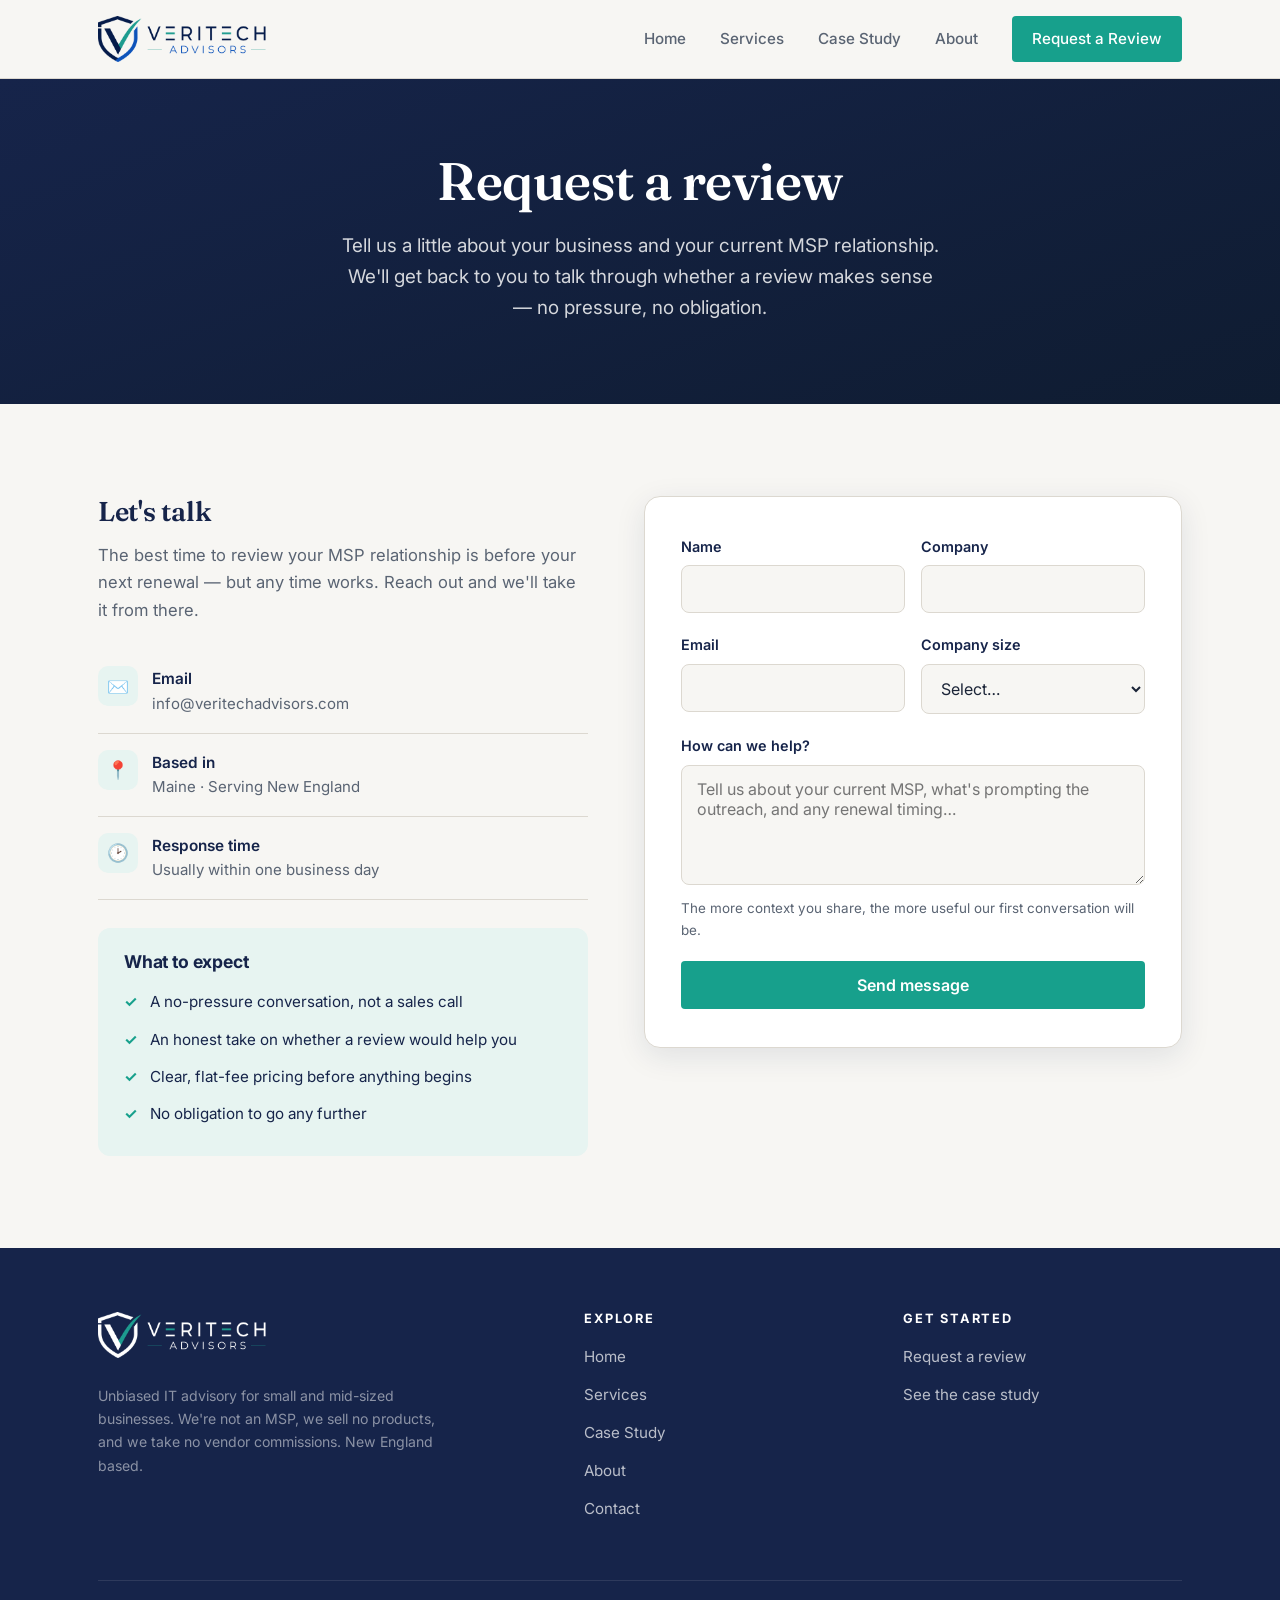
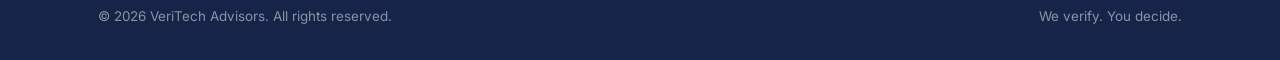
<file: contact.html>
<!DOCTYPE html>
<html lang="en">
<head>
<meta charset="UTF-8">
<meta name="viewport" content="width=device-width, initial-scale=1.0">
<title>Contact — VeriTech Advisors</title>
<meta name="description" content="Request an unbiased review of your MSP relationship. Flat fee, no obligation, no products. New England based.">
<link rel="preconnect" href="https://fonts.googleapis.com">
<link rel="preconnect" href="https://fonts.gstatic.com" crossorigin>
<link href="https://fonts.googleapis.com/css2?family=Fraunces:opsz,wght@9..144,400;9..144,500;9..144,600&family=Inter:wght@400;500;600;700&display=swap" rel="stylesheet">
<link rel="icon" type="image/png" href="assets/mark.png">
<link rel="stylesheet" href="styles.css">
<script src="https://www.google.com/recaptcha/api.js" async defer></script>
<style>
.page-hero { background: linear-gradient(160deg, var(--navy), #0f1c31); color: var(--white); padding: 72px 0 80px; text-align: center; }
.page-hero h1 { color: var(--white); font-size: clamp(2.2rem, 4.5vw, 3.3rem); }
.page-hero p { color: rgba(255,255,255,.82); font-size: 1.18rem; max-width: 600px; margin: 20px auto 0; }

.contact-grid { display: grid; grid-template-columns: 1fr 1.1fr; gap: 56px; align-items: start; }

.contact-info h2 { font-size: 1.7rem; margin-bottom: 16px; }
.contact-info p { color: var(--muted); font-size: 1.04rem; margin-bottom: 26px; }
.info-list { list-style: none; }
.info-list li { display: flex; gap: 14px; padding: 16px 0; border-bottom: 1px solid var(--line); align-items: flex-start; }
.info-list .ic { width: 40px; height: 40px; flex-shrink: 0; border-radius: 10px; background: var(--teal-soft); color: var(--teal); display: flex; align-items: center; justify-content: center; font-size: 1.1rem; }
.info-list .t { font-weight: 600; color: var(--navy); font-size: .96rem; }
.info-list .d { font-size: .94rem; color: var(--muted); }

.expect { background: var(--teal-soft); border-radius: 12px; padding: 24px 26px; margin-top: 28px; }
.expect h3 { font-size: 1.1rem; margin-bottom: 12px; font-family: var(--font-body); font-weight: 700; }
.expect ul { list-style: none; }
.expect li { padding: 6px 0 6px 26px; position: relative; font-size: .95rem; color: var(--navy); }
.expect li::before { content: '✓'; position: absolute; left: 0; color: var(--teal); font-weight: 700; }

.form-card { background: var(--white); border: 1px solid var(--line); border-radius: 16px; padding: 38px 36px; box-shadow: var(--shadow-md); }
.field { margin-bottom: 20px; }
.field label { display: block; font-size: .9rem; font-weight: 600; color: var(--navy); margin-bottom: 7px; }
.field input, .field textarea, .field select {
  width: 100%; padding: 13px 15px; font-size: 1rem; font-family: var(--font-body);
  border: 1.5px solid var(--line); border-radius: 8px; background: var(--sand);
  color: var(--ink); transition: border-color .2s, background .2s;
}
.field input:focus, .field textarea:focus, .field select:focus {
  outline: none; border-color: var(--teal); background: var(--white);
  box-shadow: 0 0 0 3px rgba(26,138,156,.12);
}
.field textarea { resize: vertical; min-height: 120px; }
.form-row { display: grid; grid-template-columns: 1fr 1fr; gap: 16px; }
.form-note { font-size: .84rem; color: var(--muted); margin-top: 4px; }
.form-msg { display: none; padding: 16px; border-radius: 8px; background: var(--teal-soft); color: var(--navy); font-size: .96rem; margin-bottom: 18px; }
.form-msg.show { display: block; }
.form-msg.error { background: #fdecec; color: #a02525; }
.btn[disabled] { opacity: .6; cursor: not-allowed; }

@media (max-width: 860px) {
  .contact-grid { grid-template-columns: 1fr; gap: 40px; }
  .form-row { grid-template-columns: 1fr; }
}
</style>
</head>
<body>

<header class="site-header">
  <div class="wrap nav">
    <a href="index.html" class="brand"><img src="assets/logo.png" alt="VeriTech Advisors"></a>
    <button class="nav-toggle" aria-label="Menu" onclick="document.getElementById('navlinks').classList.toggle('open')">
      <span></span><span></span><span></span>
    </button>
    <nav class="nav-links" id="navlinks">
      <a href="index.html">Home</a>
      <a href="services.html">Services</a>
      <a href="case-study.html">Case Study</a>
      <a href="about.html">About</a>
      <a href="contact.html" class="nav-cta">Request a Review</a>
    </nav>
  </div>
</header>

<section class="page-hero">
  <div class="wrap">
    <h1>Request a review</h1>
    <p>Tell us a little about your business and your current MSP relationship. We'll get back to you to talk through whether a review makes sense — no pressure, no obligation.</p>
  </div>
</section>

<section class="section">
  <div class="wrap contact-grid">

    <div class="contact-info">
      <h2>Let's talk</h2>
      <p>The best time to review your MSP relationship is before your next renewal — but any time works. Reach out and we'll take it from there.</p>

      <ul class="info-list">
        <li>
          <div class="ic">✉️</div>
          <div>
            <div class="t">Email</div>
            <div class="d">info@veritechadvisors.com</div>
          </div>
        </li>
        <li>
          <div class="ic">📍</div>
          <div>
            <div class="t">Based in</div>
            <div class="d">Maine · Serving New England</div>
          </div>
        </li>
        <li>
          <div class="ic">🕑</div>
          <div>
            <div class="t">Response time</div>
            <div class="d">Usually within one business day</div>
          </div>
        </li>
      </ul>

      <div class="expect">
        <h3>What to expect</h3>
        <ul>
          <li>A no-pressure conversation, not a sales call</li>
          <li>An honest take on whether a review would help you</li>
          <li>Clear, flat-fee pricing before anything begins</li>
          <li>No obligation to go any further</li>
        </ul>
      </div>
    </div>

    <div class="form-card">
      <div class="form-msg" id="formMsg"></div>
      <form id="contactForm" action="https://formspree.io/f/xlgqgkqv" method="POST">
        <div class="form-row">
          <div class="field">
            <label for="name">Name</label>
            <input type="text" id="name" name="name" required>
          </div>
          <div class="field">
            <label for="company">Company</label>
            <input type="text" id="company" name="company" required>
          </div>
        </div>
        <div class="form-row">
          <div class="field">
            <label for="email">Email</label>
            <input type="email" id="email" name="email" required>
          </div>
          <div class="field">
            <label for="size">Company size</label>
            <select id="size" name="size">
              <option value="">Select…</option>
              <option>Under 25 employees</option>
              <option>25–50 employees</option>
              <option>50–100 employees</option>
              <option>100–150 employees</option>
              <option>Over 150 employees</option>
            </select>
          </div>
        </div>
        <div class="field">
          <label for="message">How can we help?</label>
          <textarea id="message" name="message" placeholder="Tell us about your current MSP, what's prompting the outreach, and any renewal timing…" required></textarea>
          <p class="form-note">The more context you share, the more useful our first conversation will be.</p>
        </div>

        <!-- Formspree spam honeypot: bots fill this in, humans don't. Keep it hidden. -->
        <input type="text" name="_gotcha" style="display:none" tabindex="-1" autocomplete="off">

        <!-- Fixed subject line for the notification email -->
        <input type="hidden" name="_subject" value="New inquiry — VeriTech Advisors site">

        <div class="field">
          <div class="g-recaptcha" data-sitekey="6LdnVGMtAAAAAP9jQOGkt1A9ylX-OpKit4ZnLAo4"></div>
        </div>

        <button type="submit" class="btn btn-primary" id="submitBtn" style="width:100%;">Send message</button>
      </form>
    </div>

  </div>
</section>

<footer class="site-footer">
  <div class="wrap">
    <div class="footer-grid">
      <div>
        <div class="footer-brand"><img src="assets/logo-light.png" alt="VeriTech Advisors"></div>
        <p class="footer-note">Unbiased IT advisory for small and mid-sized businesses. We're not an MSP, we sell no products, and we take no vendor commissions. New England based.</p>
      </div>
      <div>
        <h4>Explore</h4>
        <ul>
          <li><a href="index.html">Home</a></li>
          <li><a href="services.html">Services</a></li>
          <li><a href="case-study.html">Case Study</a></li>
          <li><a href="about.html">About</a></li>
          <li><a href="contact.html">Contact</a></li>
        </ul>
      </div>
      <div>
        <h4>Get started</h4>
        <ul>
          <li><a href="contact.html">Request a review</a></li>
          <li><a href="case-study.html">See the case study</a></li>
        </ul>
      </div>
    </div>
    <div class="footer-bottom">
      <span>© 2026 VeriTech Advisors. All rights reserved.</span>
      <span>We verify. You decide.</span>
    </div>
  </div>
</footer>

<script>
const contactForm = document.getElementById('contactForm');
const formMsg = document.getElementById('formMsg');
const submitBtn = document.getElementById('submitBtn');

contactForm.addEventListener('submit', async function (e) {
  e.preventDefault();

  // Require the reCAPTCHA checkbox to be completed before sending
  if (typeof grecaptcha !== 'undefined' && grecaptcha.getResponse().length === 0) {
    formMsg.textContent = "Please check the \u201cI'm not a robot\u201d box before sending.";
    formMsg.classList.add('error', 'show');
    formMsg.scrollIntoView({ behavior: 'smooth', block: 'center' });
    return;
  }

  submitBtn.disabled = true;
  submitBtn.textContent = 'Sending…';

  const data = new FormData(contactForm);

  try {
    const response = await fetch(contactForm.action, {
      method: 'POST',
      body: data,
      headers: { 'Accept': 'application/json' }
    });

    if (response.ok) {
      formMsg.textContent = "Thanks — your message is on its way. We'll be in touch within one business day.";
      formMsg.classList.remove('error');
      formMsg.classList.add('show');
      contactForm.reset();
    } else {
      const result = await response.json().catch(() => null);
      const detail = result && result.errors && result.errors.length
        ? result.errors.map(err => err.message).join(', ')
        : 'Something went wrong. Please try again or email us directly.';
      formMsg.textContent = detail;
      formMsg.classList.add('error', 'show');
    }
  } catch (err) {
    formMsg.textContent = "Something went wrong sending your message. Please try again or email us directly at info@veritechadvisors.com.";
    formMsg.classList.add('error', 'show');
  }

  // v2 checkbox tokens are single-use — reset so the person can try again if needed
  if (typeof grecaptcha !== 'undefined') {
    grecaptcha.reset();
  }

  formMsg.scrollIntoView({ behavior: 'smooth', block: 'center' });
  submitBtn.disabled = false;
  submitBtn.textContent = 'Send message';
});
</script>
</body>
</html>
</file>
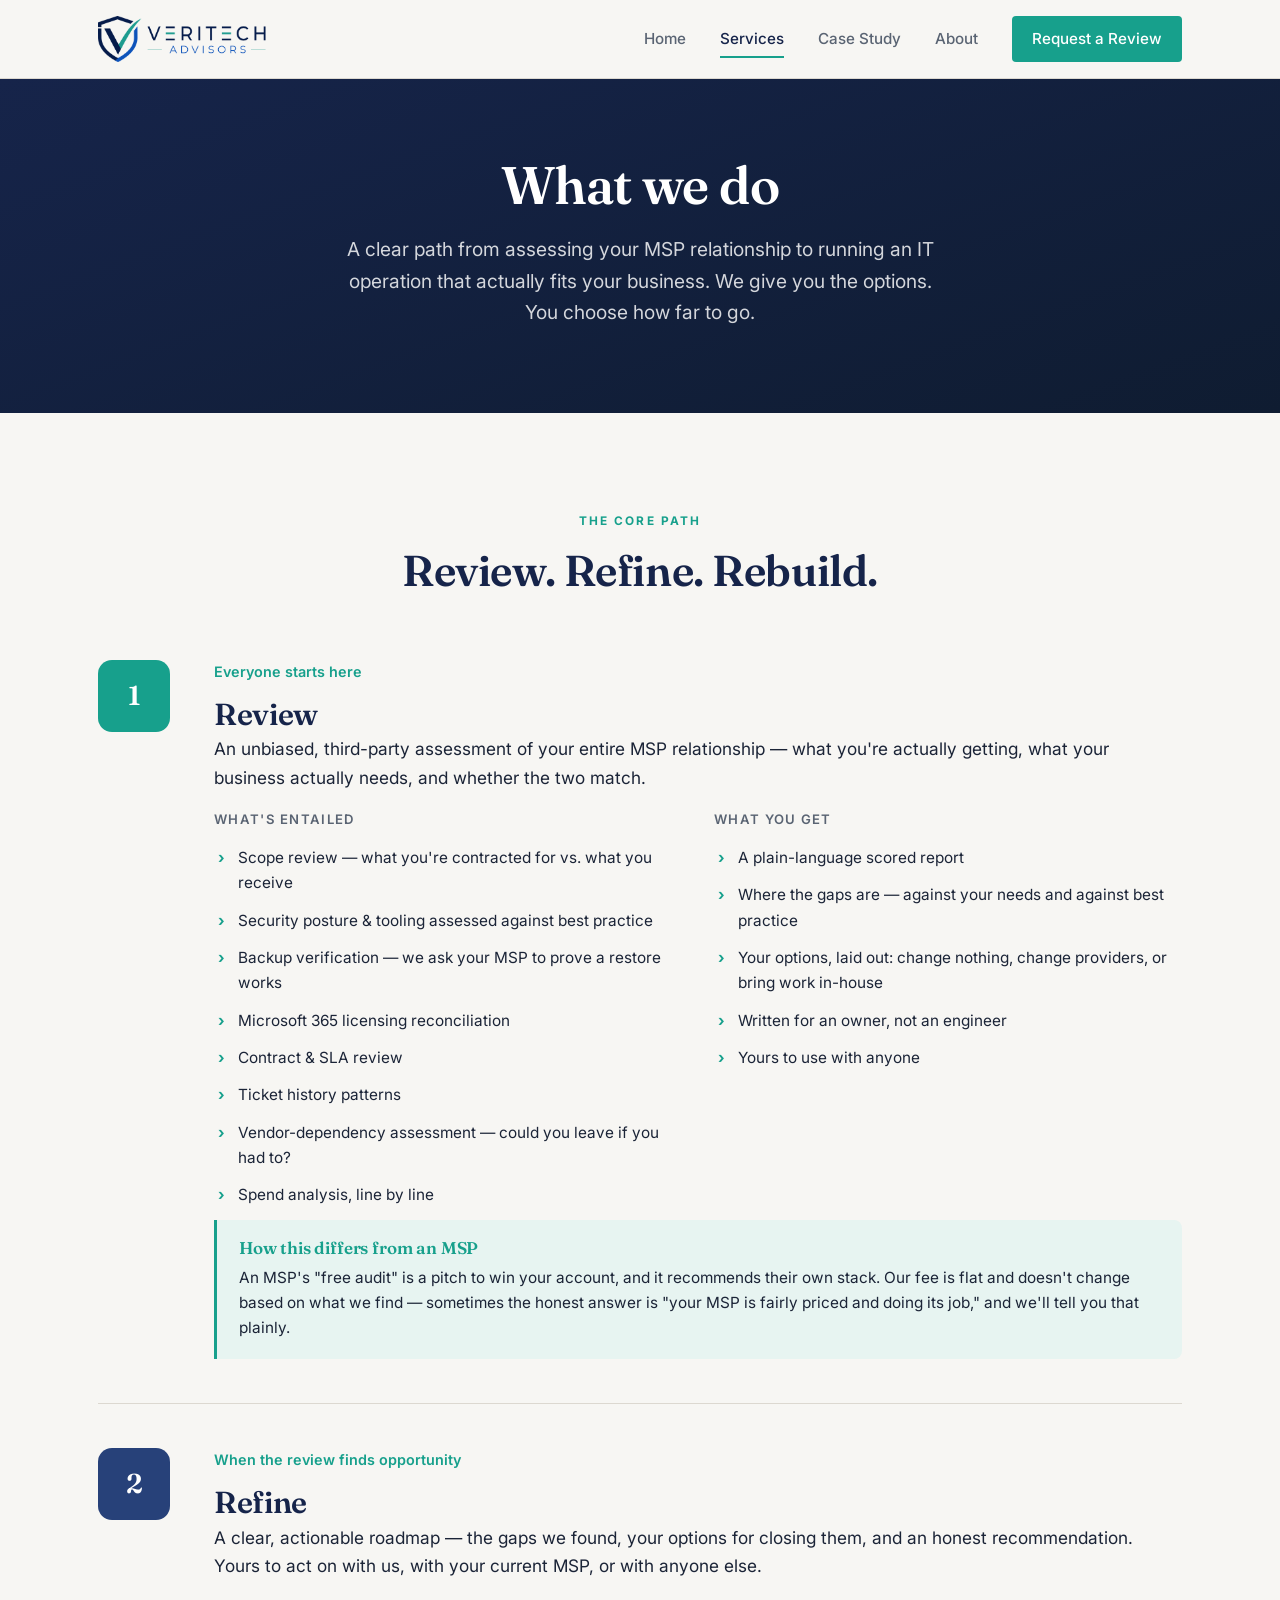
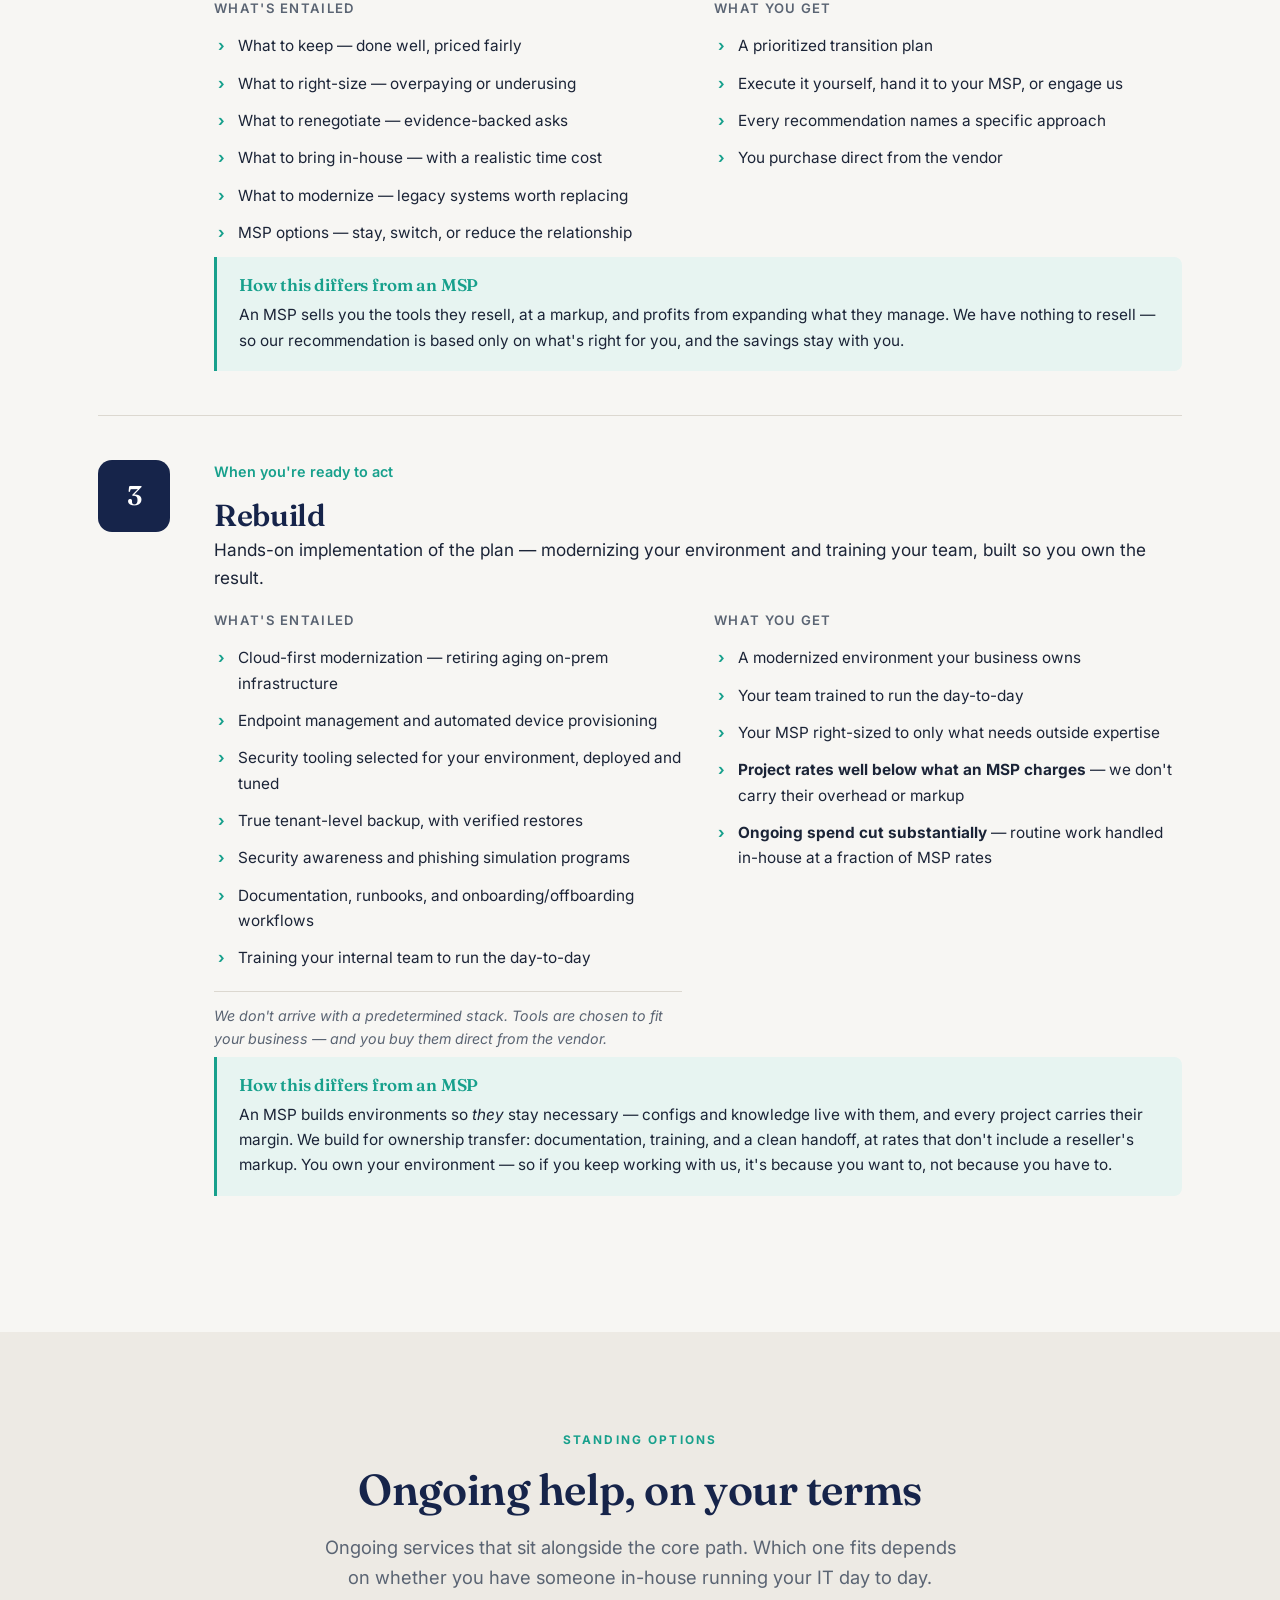
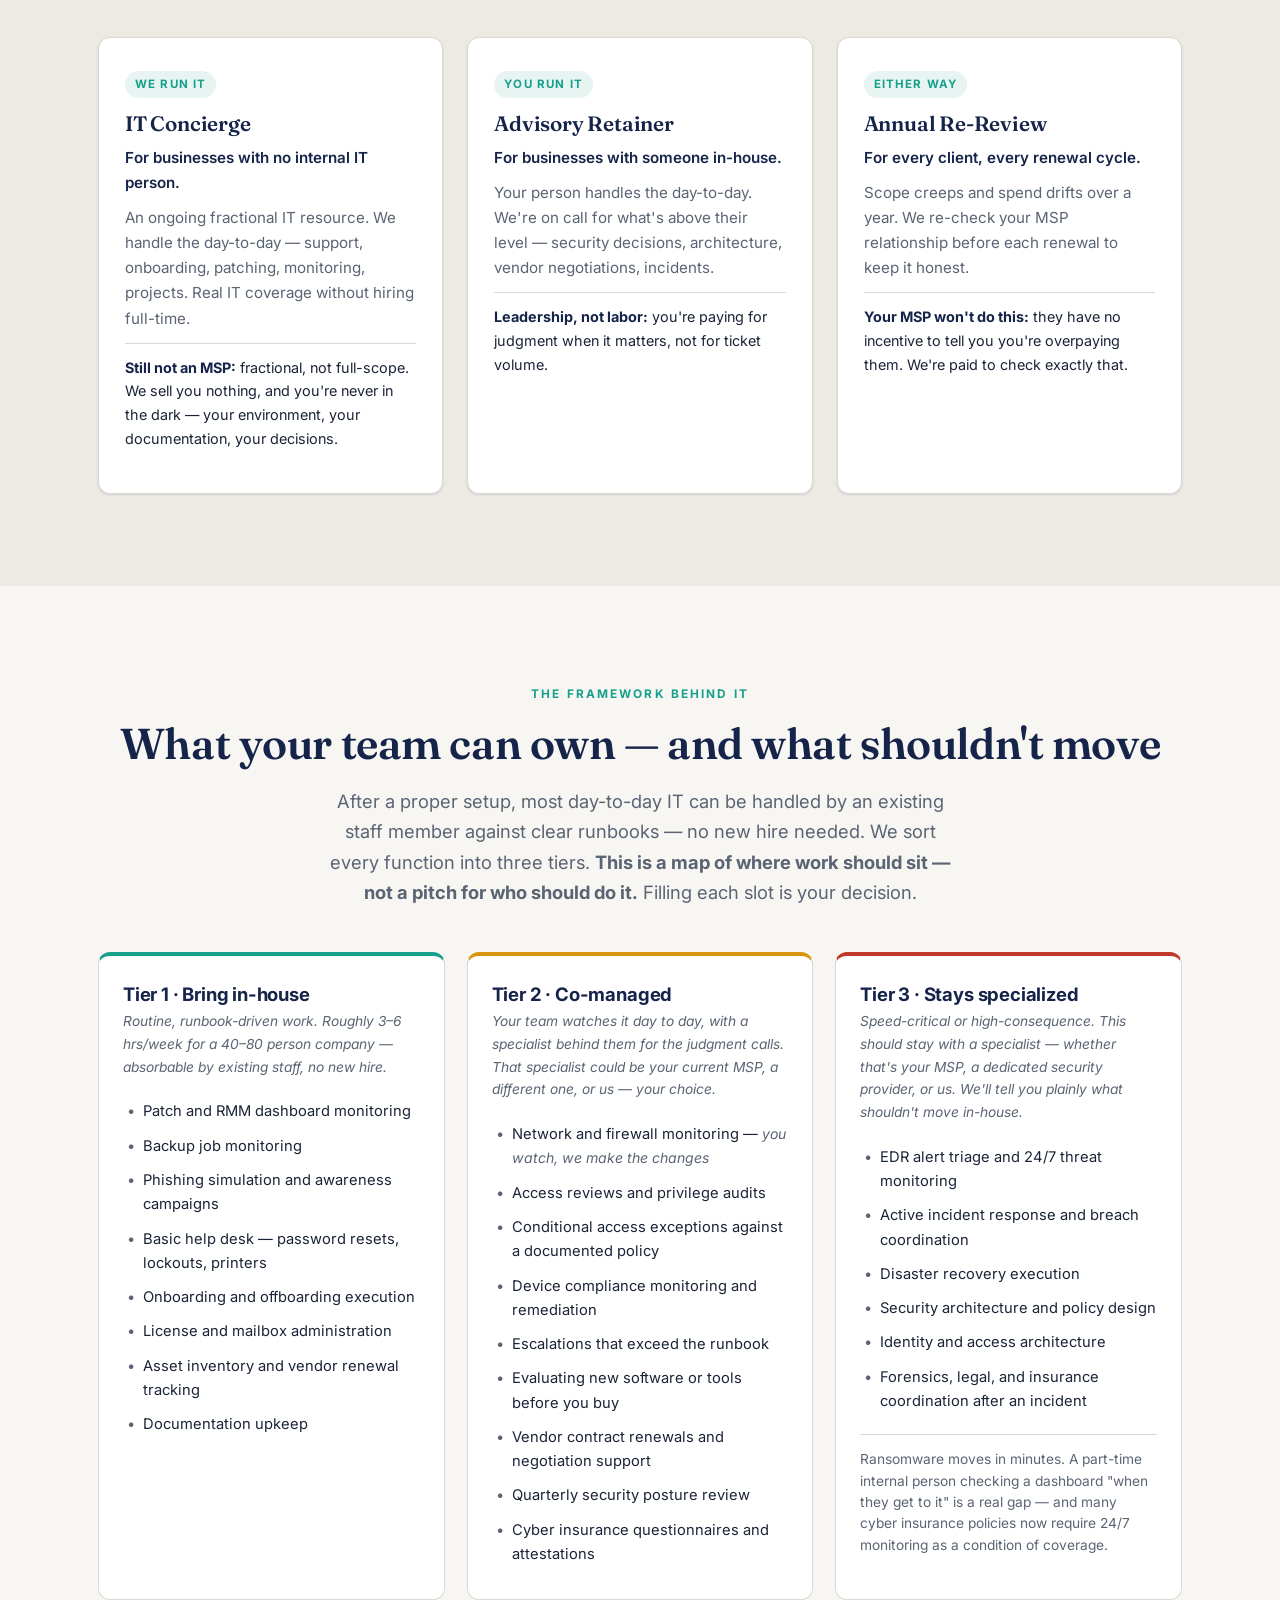
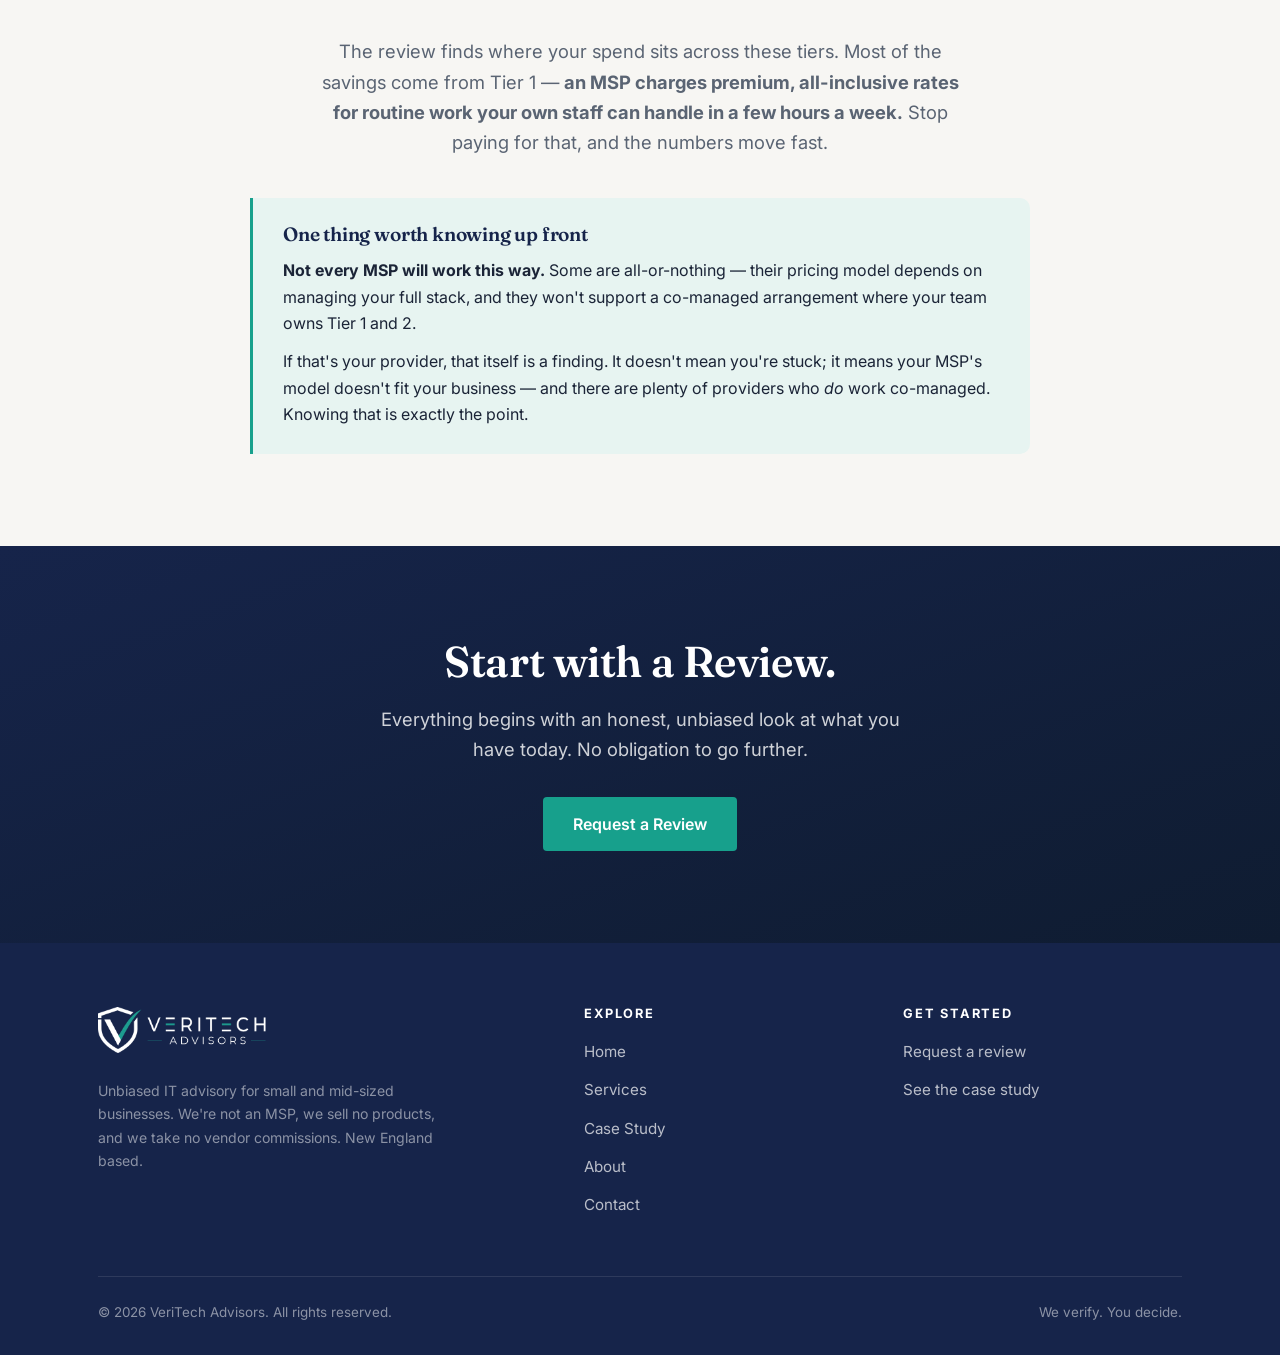
<file: services.html>
<!DOCTYPE html>
<html lang="en">
<head>
<meta charset="UTF-8">
<meta name="viewport" content="width=device-width, initial-scale=1.0">
<title>Services — VeriTech Advisors</title>
<meta name="description" content="The MSP Review, Refine, and Rebuild — plus IT Concierge and ongoing advisory. Unbiased IT advisory that reduces your dependence on outside vendors.">
<link rel="preconnect" href="https://fonts.googleapis.com">
<link rel="preconnect" href="https://fonts.gstatic.com" crossorigin>
<link href="https://fonts.googleapis.com/css2?family=Fraunces:opsz,wght@9..144,400;9..144,500;9..144,600&family=Inter:wght@400;500;600;700&display=swap" rel="stylesheet">
<link rel="icon" type="image/png" href="assets/mark.png">
<link rel="stylesheet" href="styles.css">
<style>
.page-hero {
  background: linear-gradient(160deg, var(--navy), #0f1c31);
  color: var(--white); padding: 76px 0 84px; text-align: center;
}
.page-hero h1 { color: var(--white); font-size: clamp(2.2rem, 4.5vw, 3.3rem); }
.page-hero p { color: rgba(255,255,255,.82); font-size: 1.2rem; max-width: 620px; margin: 20px auto 0; }

.svc {
  display: grid; grid-template-columns: 88px 1fr; gap: 28px;
  padding: 44px 0; border-bottom: 1px solid var(--line);
}
.svc:last-of-type { border-bottom: 0; }
.svc-mark {
  width: 72px; height: 72px; border-radius: 14px;
  display: flex; align-items: center; justify-content: center;
  font-family: var(--font-display); font-size: 1.7rem; font-weight: 600; color: var(--white);
}
.svc-mark.r1 { background: var(--teal); }
.svc-mark.r2 { background: var(--navy-700); }
.svc-mark.r3 { background: var(--navy); }
.svc h2 { font-size: 1.9rem; margin-bottom: 4px; }
.svc .kicker { color: var(--teal); font-weight: 600; font-size: .9rem; margin-bottom: 14px; }
.svc-body p.lead { font-size: 1.08rem; color: var(--ink); margin-bottom: 20px; }
.svc-cols { display: grid; grid-template-columns: 1fr 1fr; gap: 32px; margin-top: 8px; }
.svc-cols h4 { font-family: var(--font-body); font-size: .82rem; letter-spacing: .1em; text-transform: uppercase; color: var(--muted); margin-bottom: 12px; }
.svc-list { list-style: none; }
.svc-list li { padding: 6px 0 6px 24px; position: relative; font-size: .96rem; }
.svc-list li::before { content: '›'; position: absolute; left: 4px; color: var(--teal); font-weight: 700; }
.diff-box {
  background: var(--teal-soft); border-left: 3px solid var(--teal);
  padding: 18px 22px; border-radius: 0 8px 8px 0; margin-top: 6px;
}
.diff-box h4 { color: var(--teal); margin-bottom: 8px; }
.no-stack { font-size: .89rem; color: var(--muted); font-style: italic; margin-top: 14px; padding-top: 12px; border-top: 1px solid var(--line); }
.diff-box p { font-size: .96rem; color: var(--ink); margin: 0; }

.options-band { background: var(--sand-deep); }
.opt-grid { display: grid; grid-template-columns: repeat(3,1fr); gap: 24px; margin-top: 44px; }
.opt { background: var(--white); border: 1px solid var(--line); border-radius: 12px; padding: 30px 26px; box-shadow: var(--shadow-sm); }
.opt h3 { font-size: 1.3rem; margin-bottom: 10px; }
.opt .tag { display: inline-block; font-size: .72rem; font-weight: 700; letter-spacing: .1em; text-transform: uppercase; color: var(--teal); background: var(--teal-soft); padding: 4px 10px; border-radius: 100px; margin-bottom: 14px; }
.opt p { font-size: .95rem; color: var(--muted); margin-bottom: 12px; }
.opt .who-for { color: var(--navy); font-weight: 600; font-size: .95rem; margin-bottom: 10px; }
.opt .diff { font-size: .9rem; color: var(--ink); border-top: 1px solid var(--line); padding-top: 12px; }
.opt .diff strong { color: var(--navy); }

/* tiers */
.tiers { display: grid; grid-template-columns: repeat(3,1fr); gap: 22px; margin-top: 44px; }
.tier { border-radius: 12px; padding: 28px 24px; border: 1px solid var(--line); background: var(--white); }
.tier.t1 { border-top: 4px solid var(--good); }
.tier.t2 { border-top: 4px solid var(--warn); }
.tier.t3 { border-top: 4px solid var(--danger); }
.tier h3 { font-size: 1.16rem; font-family: var(--font-body); font-weight: 700; margin-bottom: 6px; }
.tier .who { font-size: .86rem; color: var(--muted); margin-bottom: 16px; font-style: italic; }
.tier ul { list-style: none; }
.tier li { font-size: .92rem; padding: 5px 0 5px 20px; position: relative; color: var(--ink); }
.tier li::before { content: '•'; position: absolute; left: 4px; color: var(--muted); }
.tier li em { color: var(--muted); font-size: .88rem; }
.tier .t3-note { font-size: .86rem; color: var(--muted); margin-top: 16px; padding-top: 14px; border-top: 1px solid var(--line); line-height: 1.55; }
.finding-box { background: var(--teal-soft); border-left: 3px solid var(--teal); border-radius: 0 10px 10px 0; padding: 26px 30px; margin: 40px auto 0; max-width: 780px; text-align: left; }
.finding-box h3 { font-size: 1.2rem; margin-bottom: 12px; }
.finding-box p { font-size: 1rem; color: var(--ink); margin-bottom: 12px; }
.finding-box p:last-child { margin-bottom: 0; }

@media (max-width: 860px) {
  .svc { grid-template-columns: 1fr; gap: 18px; }
  .svc-mark { width: 60px; height: 60px; font-size: 1.4rem; }
  .svc-cols { grid-template-columns: 1fr; gap: 22px; }
  .opt-grid, .tiers { grid-template-columns: 1fr; }
}
</style>
</head>
<body>

<header class="site-header">
  <div class="wrap nav">
    <a href="index.html" class="brand"><img src="assets/logo.png" alt="VeriTech Advisors"></a>
    <button class="nav-toggle" aria-label="Menu" onclick="document.getElementById('navlinks').classList.toggle('open')">
      <span></span><span></span><span></span>
    </button>
    <nav class="nav-links" id="navlinks">
      <a href="index.html">Home</a>
      <a href="services.html" class="active">Services</a>
      <a href="case-study.html">Case Study</a>
      <a href="about.html">About</a>
      <a href="contact.html" class="nav-cta">Request a Review</a>
    </nav>
  </div>
</header>

<section class="page-hero">
  <div class="wrap">
    <h1>What we do</h1>
    <p>A clear path from assessing your MSP relationship to running an IT operation that actually fits your business. We give you the options. You choose how far to go.</p>
  </div>
</section>

<!-- CORE SERVICES -->
<section class="section">
  <div class="wrap">
    <div class="center" style="margin-bottom:20px;">
      <span class="eyebrow">The core path</span>
      <h2 class="section-title">Review. Refine. Rebuild.</h2>
    </div>

    <!-- REVIEW -->
    <div class="svc">
      <div class="svc-mark r1">1</div>
      <div class="svc-body">
        <div class="kicker">Everyone starts here</div>
        <h2>Review</h2>
        <p class="lead">An unbiased, third-party assessment of your entire MSP relationship — what you're actually getting, what your business actually needs, and whether the two match.</p>
        <div class="svc-cols">
          <div>
            <h4>What's entailed</h4>
            <ul class="svc-list">
              <li>Scope review — what you're contracted for vs. what you receive</li>
              <li>Security posture &amp; tooling assessed against best practice</li>
              <li>Backup verification — we ask your MSP to prove a restore works</li>
              <li>Microsoft 365 licensing reconciliation</li>
              <li>Contract &amp; SLA review</li>
              <li>Ticket history patterns</li>
              <li>Vendor-dependency assessment — could you leave if you had to?</li>
              <li>Spend analysis, line by line</li>
            </ul>
          </div>
          <div>
            <h4>What you get</h4>
            <ul class="svc-list">
              <li>A plain-language scored report</li>
              <li>Where the gaps are — against your needs and against best practice</li>
              <li>Your options, laid out: change nothing, change providers, or bring work in-house</li>
              <li>Written for an owner, not an engineer</li>
              <li>Yours to use with anyone</li>
            </ul>
          </div>
        </div>
        <div class="diff-box">
          <h4>How this differs from an MSP</h4>
          <p>An MSP's "free audit" is a pitch to win your account, and it recommends their own stack. Our fee is flat and doesn't change based on what we find — sometimes the honest answer is "your MSP is fairly priced and doing its job," and we'll tell you that plainly.</p>
        </div>
      </div>
    </div>

    <!-- REFINE -->
    <div class="svc">
      <div class="svc-mark r2">2</div>
      <div class="svc-body">
        <div class="kicker">When the review finds opportunity</div>
        <h2>Refine</h2>
        <p class="lead">A clear, actionable roadmap — the gaps we found, your options for closing them, and an honest recommendation. Yours to act on with us, with your current MSP, or with anyone else.</p>
        <div class="svc-cols">
          <div>
            <h4>What's entailed</h4>
            <ul class="svc-list">
              <li>What to keep — done well, priced fairly</li>
              <li>What to right-size — overpaying or underusing</li>
              <li>What to renegotiate — evidence-backed asks</li>
              <li>What to bring in-house — with a realistic time cost</li>
              <li>What to modernize — legacy systems worth replacing</li>
              <li>MSP options — stay, switch, or reduce the relationship</li>
            </ul>
          </div>
          <div>
            <h4>What you get</h4>
            <ul class="svc-list">
              <li>A prioritized transition plan</li>
              <li>Execute it yourself, hand it to your MSP, or engage us</li>
              <li>Every recommendation names a specific approach</li>
              <li>You purchase direct from the vendor</li>
            </ul>
          </div>
        </div>
        <div class="diff-box">
          <h4>How this differs from an MSP</h4>
          <p>An MSP sells you the tools they resell, at a markup, and profits from expanding what they manage. We have nothing to resell — so our recommendation is based only on what's right for you, and the savings stay with you.</p>
        </div>
      </div>
    </div>

    <!-- REBUILD -->
    <div class="svc">
      <div class="svc-mark r3">3</div>
      <div class="svc-body">
        <div class="kicker">When you're ready to act</div>
        <h2>Rebuild</h2>
        <p class="lead">Hands-on implementation of the plan — modernizing your environment and training your team, built so you own the result.</p>
        <div class="svc-cols">
          <div>
            <h4>What's entailed</h4>
            <ul class="svc-list">
              <li>Cloud-first modernization — retiring aging on-prem infrastructure</li>
              <li>Endpoint management and automated device provisioning</li>
              <li>Security tooling selected for your environment, deployed and tuned</li>
              <li>True tenant-level backup, with verified restores</li>
              <li>Security awareness and phishing simulation programs</li>
              <li>Documentation, runbooks, and onboarding/offboarding workflows</li>
              <li>Training your internal team to run the day-to-day</li>
            </ul>
            <p class="no-stack">We don't arrive with a predetermined stack. Tools are chosen to fit your business — and you buy them direct from the vendor.</p>
          </div>
          <div>
            <h4>What you get</h4>
            <ul class="svc-list">
              <li>A modernized environment your business owns</li>
              <li>Your team trained to run the day-to-day</li>
              <li>Your MSP right-sized to only what needs outside expertise</li>
              <li><strong>Project rates well below what an MSP charges</strong> — we don't carry their overhead or markup</li>
              <li><strong>Ongoing spend cut substantially</strong> — routine work handled in-house at a fraction of MSP rates</li>
            </ul>
          </div>
        </div>
        <div class="diff-box">
          <h4>How this differs from an MSP</h4>
          <p>An MSP builds environments so <em>they</em> stay necessary — configs and knowledge live with them, and every project carries their margin. We build for ownership transfer: documentation, training, and a clean handoff, at rates that don't include a reseller's markup. You own your environment — so if you keep working with us, it's because you want to, not because you have to.</p>
        </div>
      </div>
    </div>

  </div>
</section>

<!-- STANDING OPTIONS -->
<section class="section options-band" id="concierge">
  <div class="wrap center">
    <span class="eyebrow">Standing options</span>
    <h2 class="section-title">Ongoing help, on your terms</h2>
    <p class="section-lead">Ongoing services that sit alongside the core path. Which one fits depends on whether you have someone in-house running your IT day to day.</p>
    <div class="opt-grid" style="text-align:left;">
      <div class="opt">
        <span class="tag">We run it</span>
        <h3>IT Concierge</h3>
        <p class="who-for">For businesses with no internal IT person.</p>
        <p>An ongoing fractional IT resource. We handle the day-to-day — support, onboarding, patching, monitoring, projects. Real IT coverage without hiring full-time.</p>
        <p class="diff"><strong>Still not an MSP:</strong> fractional, not full-scope. We sell you nothing, and you're never in the dark — your environment, your documentation, your decisions.</p>
      </div>
      <div class="opt">
        <span class="tag">You run it</span>
        <h3>Advisory Retainer</h3>
        <p class="who-for">For businesses with someone in-house.</p>
        <p>Your person handles the day-to-day. We're on call for what's above their level — security decisions, architecture, vendor negotiations, incidents.</p>
        <p class="diff"><strong>Leadership, not labor:</strong> you're paying for judgment when it matters, not for ticket volume.</p>
      </div>
      <div class="opt">
        <span class="tag">Either way</span>
        <h3>Annual Re-Review</h3>
        <p class="who-for">For every client, every renewal cycle.</p>
        <p>Scope creeps and spend drifts over a year. We re-check your MSP relationship before each renewal to keep it honest.</p>
        <p class="diff"><strong>Your MSP won't do this:</strong> they have no incentive to tell you you're overpaying them. We're paid to check exactly that.</p>
      </div>
    </div>
  </div>
</section>

<!-- SELF MANAGEMENT FRAMEWORK -->
<section class="section">
  <div class="wrap center">
    <span class="eyebrow">The framework behind it</span>
    <h2 class="section-title">What your team can own — and what shouldn't move</h2>
    <p class="section-lead">After a proper setup, most day-to-day IT can be handled by an existing staff member against clear runbooks — no new hire needed. We sort every function into three tiers. <strong>This is a map of where work should sit — not a pitch for who should do it.</strong> Filling each slot is your decision.</p>
    <div class="tiers" style="text-align:left;">
      <div class="tier t1">
        <h3>Tier 1 · Bring in-house</h3>
        <p class="who">Routine, runbook-driven work. Roughly 3–6 hrs/week for a 40–80 person company — absorbable by existing staff, no new hire.</p>
        <ul>
          <li>Patch and RMM dashboard monitoring</li>
          <li>Backup job monitoring</li>
          <li>Phishing simulation and awareness campaigns</li>
          <li>Basic help desk — password resets, lockouts, printers</li>
          <li>Onboarding and offboarding execution</li>
          <li>License and mailbox administration</li>
          <li>Asset inventory and vendor renewal tracking</li>
          <li>Documentation upkeep</li>
        </ul>
      </div>
      <div class="tier t2">
        <h3>Tier 2 · Co-managed</h3>
        <p class="who">Your team watches it day to day, with a specialist behind them for the judgment calls. That specialist could be your current MSP, a different one, or us — your choice.</p>
        <ul>
          <li>Network and firewall monitoring — <em>you watch, we make the changes</em></li>
          <li>Access reviews and privilege audits</li>
          <li>Conditional access exceptions against a documented policy</li>
          <li>Device compliance monitoring and remediation</li>
          <li>Escalations that exceed the runbook</li>
          <li>Evaluating new software or tools before you buy</li>
          <li>Vendor contract renewals and negotiation support</li>
          <li>Quarterly security posture review</li>
          <li>Cyber insurance questionnaires and attestations</li>
        </ul>
      </div>
      <div class="tier t3">
        <h3>Tier 3 · Stays specialized</h3>
        <p class="who">Speed-critical or high-consequence. This should stay with a specialist — whether that's your MSP, a dedicated security provider, or us. We'll tell you plainly what shouldn't move in-house.</p>
        <ul>
          <li>EDR alert triage and 24/7 threat monitoring</li>
          <li>Active incident response and breach coordination</li>
          <li>Disaster recovery execution</li>
          <li>Security architecture and policy design</li>
          <li>Identity and access architecture</li>
          <li>Forensics, legal, and insurance coordination after an incident</li>
        </ul>
        <p class="t3-note">Ransomware moves in minutes. A part-time internal person checking a dashboard "when they get to it" is a real gap — and many cyber insurance policies now require 24/7 monitoring as a condition of coverage.</p>
      </div>
    </div>
    <p class="section-lead center" style="margin:36px auto 0;">The review finds where your spend sits across these tiers. Most of the savings come from Tier 1 — <strong>an MSP charges premium, all-inclusive rates for routine work your own staff can handle in a few hours a week.</strong> Stop paying for that, and the numbers move fast.</p>

    <div class="finding-box">
      <h3>One thing worth knowing up front</h3>
      <p><strong>Not every MSP will work this way.</strong> Some are all-or-nothing — their pricing model depends on managing your full stack, and they won't support a co-managed arrangement where your team owns Tier 1 and 2.</p>
      <p>If that's your provider, that itself is a finding. It doesn't mean you're stuck; it means your MSP's model doesn't fit your business — and there are plenty of providers who <em>do</em> work co-managed. Knowing that is exactly the point.</p>
    </div>
  </div>
</section>

<!-- CTA -->
<section class="section" style="background:linear-gradient(160deg,var(--navy),#0f1c31);color:#fff;text-align:center;">
  <div class="wrap">
    <h2 style="color:#fff;font-size:clamp(1.9rem,3.6vw,2.7rem);">Start with a Review.</h2>
    <p style="color:rgba(255,255,255,.8);font-size:1.15rem;max-width:560px;margin:18px auto 32px;">Everything begins with an honest, unbiased look at what you have today. No obligation to go further.</p>
    <a href="contact.html" class="btn btn-primary">Request a Review</a>
  </div>
</section>

<footer class="site-footer">
  <div class="wrap">
    <div class="footer-grid">
      <div>
        <div class="footer-brand"><img src="assets/logo-light.png" alt="VeriTech Advisors"></div>
        <p class="footer-note">Unbiased IT advisory for small and mid-sized businesses. We're not an MSP, we sell no products, and we take no vendor commissions. New England based.</p>
      </div>
      <div>
        <h4>Explore</h4>
        <ul>
          <li><a href="index.html">Home</a></li>
          <li><a href="services.html">Services</a></li>
          <li><a href="case-study.html">Case Study</a></li>
          <li><a href="about.html">About</a></li>
          <li><a href="contact.html">Contact</a></li>
        </ul>
      </div>
      <div>
        <h4>Get started</h4>
        <ul>
          <li><a href="contact.html">Request a review</a></li>
          <li><a href="case-study.html">See the case study</a></li>
        </ul>
      </div>
    </div>
    <div class="footer-bottom">
      <span>© 2026 VeriTech Advisors. All rights reserved.</span>
      <span>We verify. You decide.</span>
    </div>
  </div>
</footer>

<script>
  const io = new IntersectionObserver((entries) => {
    entries.forEach(e => { if (e.isIntersecting) { e.target.classList.add('in'); io.unobserve(e.target); } });
  }, { threshold: .15 });
  document.querySelectorAll('.reveal').forEach(el => io.observe(el));
</script>
</body>
</html>
</file>
<file: styles.css>
/* ============================================
   VERITECH ADVISORS — Shared Styles
   Navy + teal · verification / trust identity
   ============================================ */

:root {
  --navy:        #16244a;
  --navy-800:    #1d2f5c;
  --navy-700:    #274179;
  --teal:        #17a08c;
  --teal-bright: #22b89f;
  --teal-soft:   #e7f4f1;
  --sand:        #f7f6f3;
  --sand-deep:   #edeae4;
  --ink:         #1b2437;
  --muted:       #5a6473;
  --line:        #dcd8d0;
  --white:       #ffffff;
  --danger:      #c0392b;
  --warn:        #d99512;
  --good:        #17a08c;

  --shadow-sm: 0 1px 3px rgba(22,36,74,.08), 0 1px 2px rgba(22,36,74,.06);
  --shadow-md: 0 8px 30px rgba(22,36,74,.10);
  --shadow-lg: 0 20px 60px rgba(22,36,74,.16);

  --font-display: 'Fraunces', Georgia, serif;
  --font-body: 'Inter', -apple-system, BlinkMacSystemFont, 'Segoe UI', sans-serif;

  --wrap: 1140px;
  --radius: 4px;
}

* { box-sizing: border-box; margin: 0; padding: 0; }
html { scroll-behavior: smooth; }
@media (prefers-reduced-motion: reduce) {
  html { scroll-behavior: auto; }
  *, *::before, *::after { animation-duration: .01ms !important; transition-duration: .01ms !important; }
}

body {
  font-family: var(--font-body);
  color: var(--ink);
  background: var(--sand);
  line-height: 1.65;
  -webkit-font-smoothing: antialiased;
  font-size: 17px;
}

.wrap { max-width: var(--wrap); margin: 0 auto; padding: 0 28px; }

h1, h2, h3, h4 { font-family: var(--font-display); font-weight: 600; line-height: 1.12; color: var(--navy); letter-spacing: -.01em; }
a { color: var(--teal); text-decoration: none; }
a:hover { color: var(--teal-bright); }

.eyebrow {
  font-size: .74rem; font-weight: 700; letter-spacing: .18em;
  text-transform: uppercase; color: var(--teal); display: inline-block;
}

/* ---------- Header ---------- */
.site-header {
  position: sticky; top: 0; z-index: 100;
  background: rgba(247,246,243,.94);
  backdrop-filter: blur(10px);
  border-bottom: 1px solid var(--line);
}
.nav { display: flex; align-items: center; justify-content: space-between; height: 78px; }
.brand { display: flex; align-items: center; }
.brand img { height: 46px; width: auto; display: block; }

.nav-links { display: flex; align-items: center; gap: 34px; }
.nav-links a { color: var(--muted); font-size: .95rem; font-weight: 500; position: relative; }
.nav-links a:hover, .nav-links a.active { color: var(--navy); }
.nav-links a.active::after {
  content: ''; position: absolute; left: 0; right: 0; bottom: -6px;
  height: 2px; background: var(--teal);
}
.nav-cta {
  background: var(--teal); color: var(--white) !important;
  padding: 10px 20px; border-radius: var(--radius);
  font-weight: 600; font-size: .92rem; transition: background .2s;
}
.nav-cta:hover { background: var(--teal-bright); color: var(--white) !important; }
.nav-toggle { display: none; background: none; border: 0; cursor: pointer; padding: 8px; }
.nav-toggle span { display: block; width: 24px; height: 2px; background: var(--navy); margin: 5px 0; }

/* ---------- Buttons ---------- */
.btn {
  display: inline-block; font-weight: 600; font-size: 1rem;
  padding: 14px 30px; border-radius: var(--radius);
  cursor: pointer; border: 0; transition: all .2s; font-family: var(--font-body);
}
.btn-primary { background: var(--teal); color: var(--white); }
.btn-primary:hover { background: var(--teal-bright); color: var(--white); transform: translateY(-1px); box-shadow: var(--shadow-md); }
.btn-ghost { background: transparent; color: var(--white); border: 1.5px solid rgba(255,255,255,.4); }
.btn-ghost:hover { border-color: var(--white); color: var(--white); background: rgba(255,255,255,.06); }
.btn-navy { background: var(--navy); color: var(--white); }
.btn-navy:hover { background: var(--navy-700); color: var(--white); transform: translateY(-1px); }

/* ---------- Sections ---------- */
.section { padding: 92px 0; }
.section-title { font-size: clamp(1.9rem, 3.4vw, 2.7rem); margin: 14px 0 0; }
.section-lead { font-size: 1.15rem; color: var(--muted); max-width: 640px; margin-top: 18px; }
.center { text-align: center; }
.center .section-lead { margin-left: auto; margin-right: auto; }

/* ---------- Footer ---------- */
.site-footer { background: var(--navy); color: rgba(255,255,255,.7); padding: 64px 0 32px; }
.footer-grid { display: grid; grid-template-columns: 1.6fr 1fr 1fr; gap: 40px; }
.footer-brand img { height: 46px; margin-bottom: 18px; }
.site-footer h4 { color: var(--white); font-size: .8rem; letter-spacing: .14em; text-transform: uppercase; margin-bottom: 16px; font-family: var(--font-body); font-weight: 700; }
.site-footer ul { list-style: none; }
.site-footer li { margin-bottom: 10px; }
.site-footer a { color: rgba(255,255,255,.7); font-size: .95rem; }
.site-footer a:hover { color: var(--teal-bright); }
.footer-note { color: rgba(255,255,255,.5); font-size: .88rem; max-width: 340px; }
.footer-bottom {
  margin-top: 48px; padding-top: 24px; border-top: 1px solid rgba(255,255,255,.1);
  display: flex; justify-content: space-between; flex-wrap: wrap; gap: 12px;
  font-size: .84rem; color: rgba(255,255,255,.5);
}

/* ---------- Reveal ---------- */
.reveal { opacity: 0; transform: translateY(20px); transition: opacity .7s ease, transform .7s ease; }
.reveal.in { opacity: 1; transform: none; }

@media (max-width: 880px) {
  .nav-links {
    position: fixed; inset: 78px 0 auto 0;
    background: var(--sand); flex-direction: column; gap: 0;
    padding: 12px 0; align-items: stretch;
    border-bottom: 1px solid var(--line);
    transform: translateY(-130%); transition: transform .3s;
    box-shadow: var(--shadow-md);
  }
  .nav-links.open { transform: translateY(0); }
  .nav-links a { padding: 14px 28px; }
  .nav-links a.active::after { display: none; }
  .nav-cta { margin: 8px 28px; text-align: center; }
  .nav-toggle { display: block; }
  .footer-grid { grid-template-columns: 1fr; gap: 32px; }
  .section { padding: 64px 0; }
}
</file>
